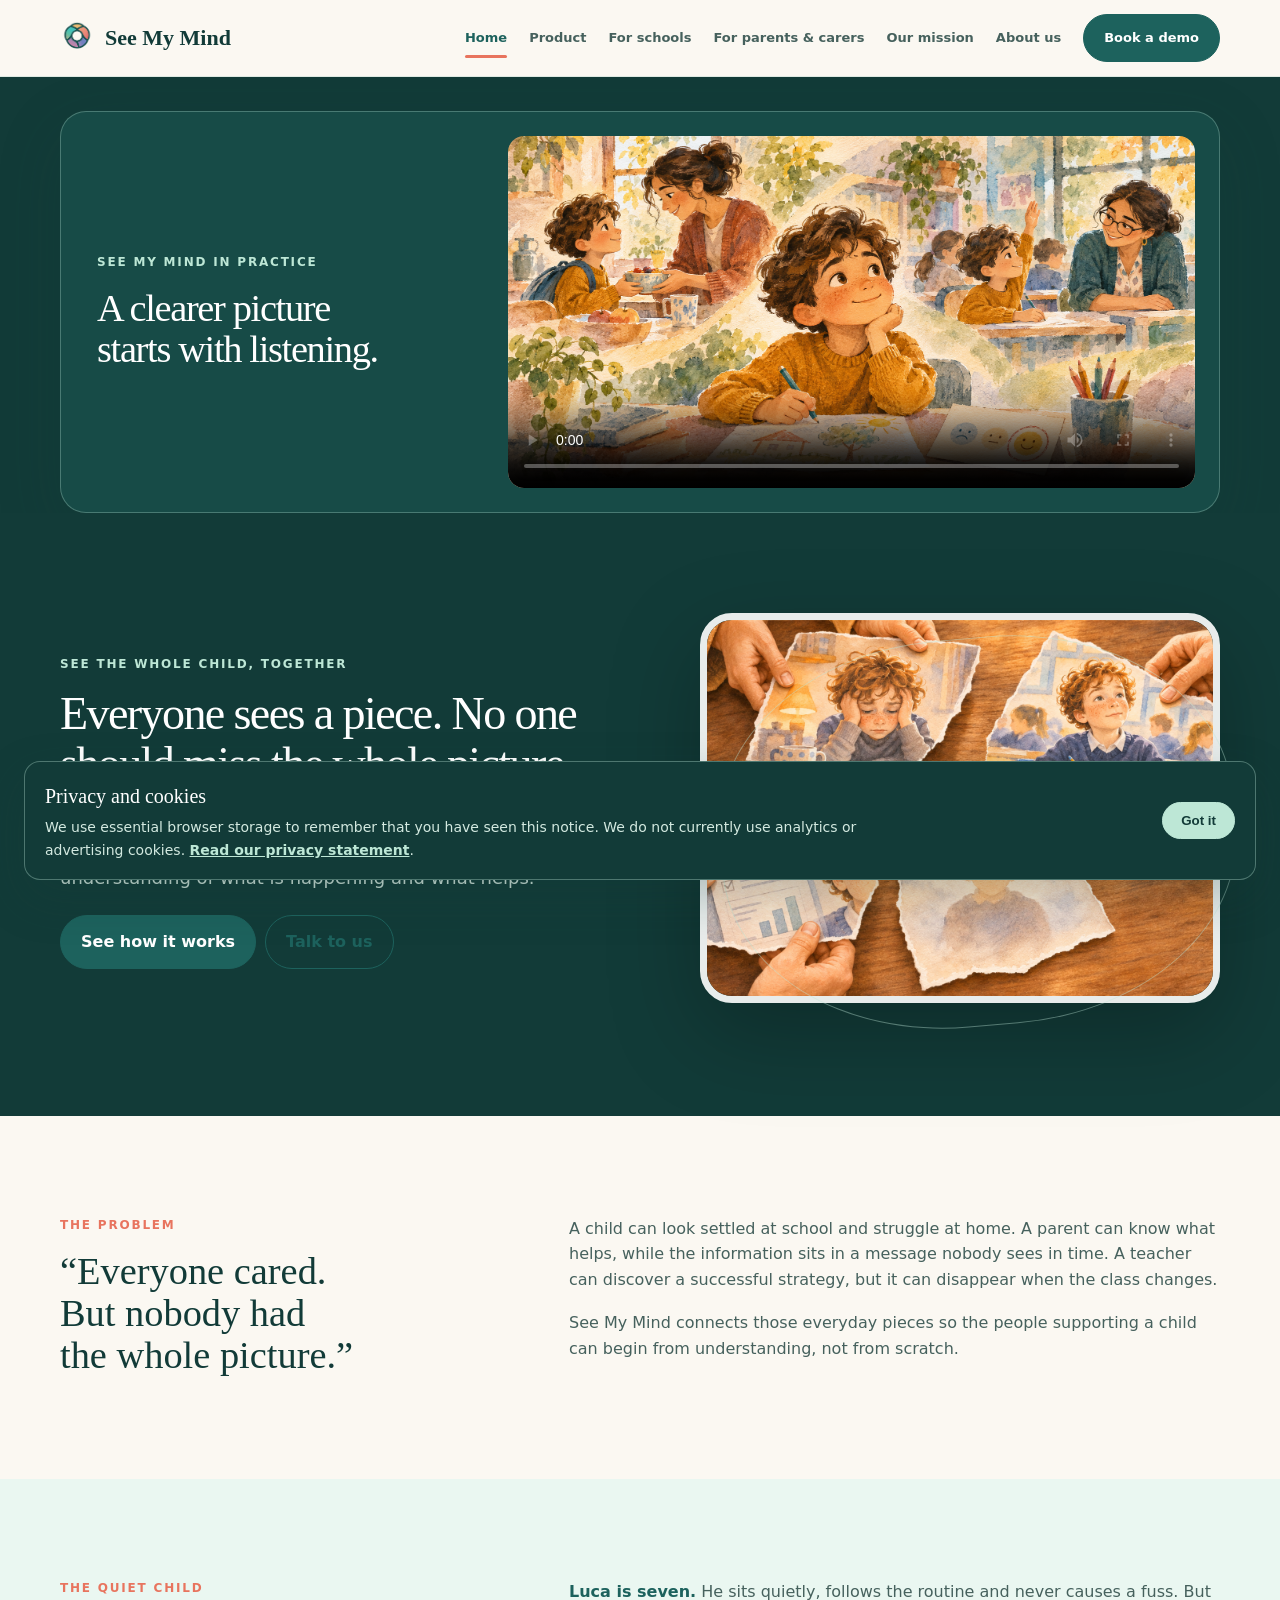
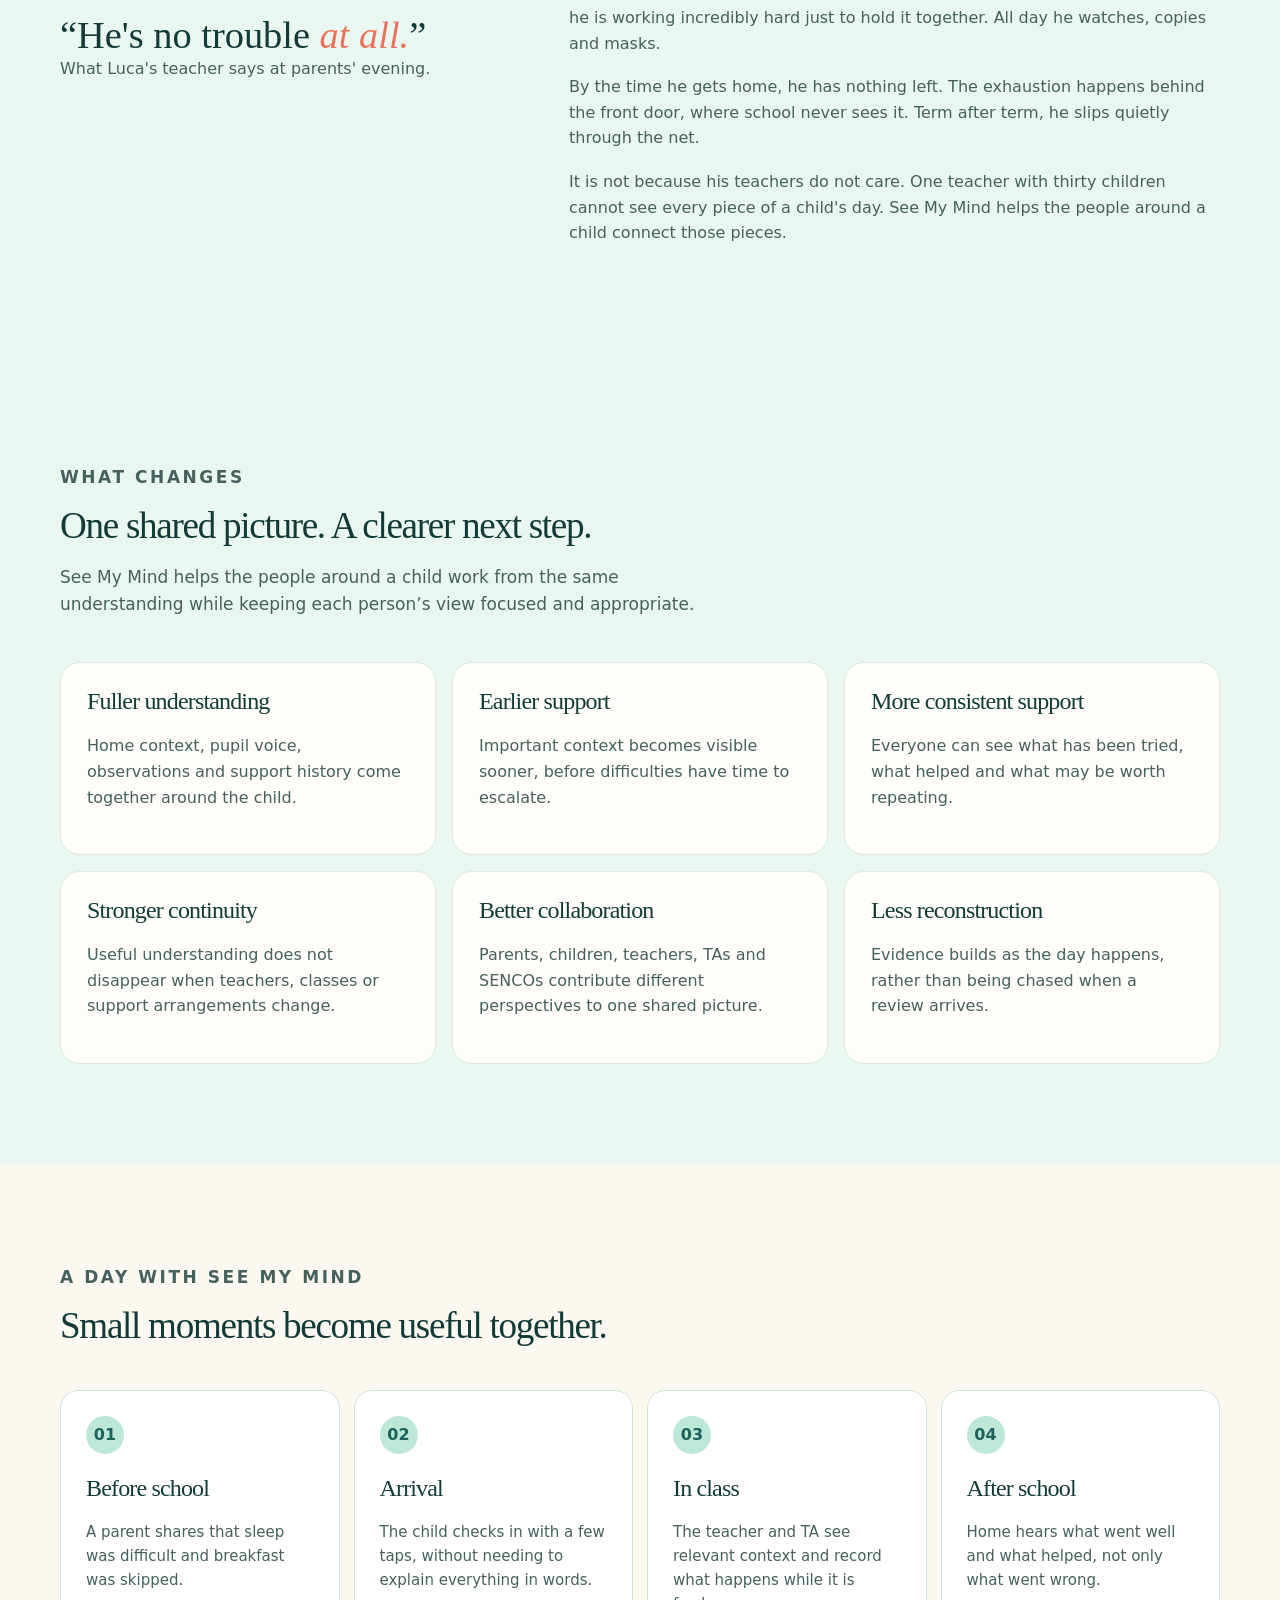
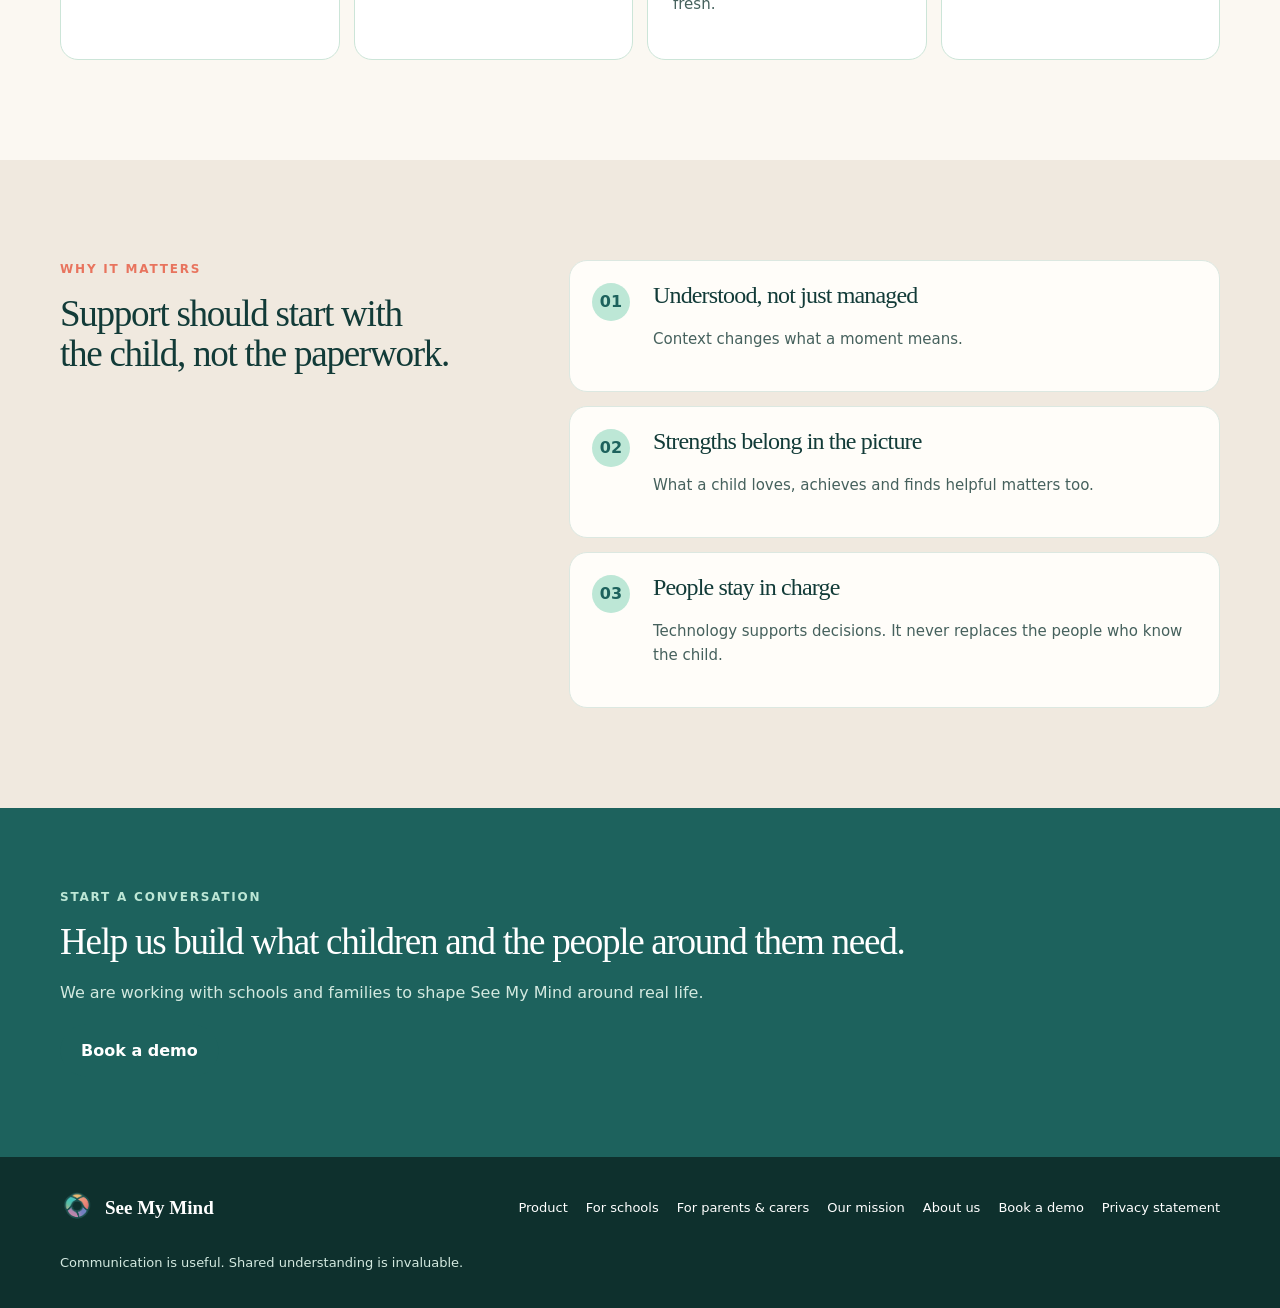
<file: website/index.html>
<!doctype html><html lang="en-GB"><head><meta charset="utf-8"><meta name="viewport" content="width=device-width,initial-scale=1"><meta name="description" content="See My Mind brings the people around a child into one shared understanding."><link rel="icon" href="assets/logo-mark-outlined.png"><title>See My Mind - See the whole child, together</title><link rel="stylesheet" href="site.css"></head><body>
<header class="site-header"><div class="wrap nav"><a class="brand" href="index.html">See My Mind</a><nav class="site-nav" aria-label="Main navigation"><a class="active" href="index.html">Home</a><a href="product.html">Product</a><a href="for-schools.html">For schools</a><a href="for-parents.html">For parents &amp; carers</a><a href="our-mission.html">Our mission</a><a href="about-us.html">About us</a><a class="button" href="book-a-demo.html">Book a demo</a></nav><button class="menu" aria-label="Open menu">☰</button></div></header>
<main><section class="hero"><div class="wrap hero-grid"><div><p class="eyebrow">See the whole child, together</p><h1>Everyone sees a piece. No one should miss the whole picture.</h1><p class="lead">See My Mind joins home context, the child’s own voice, school observations and support history into one shared understanding of what is happening and what helps.</p><div class="pill-list"><a class="button" href="product.html">See how it works</a><a class="button secondary" href="book-a-demo.html">Talk to us</a></div></div><div class="hero-art"><img src="assets/storyboard-no-caption.png" alt="Watercolour storyboard showing different parts of Luca’s experience at home and school"></div></div></section>
<section><div class="wrap split"><div><p class="eyebrow">The problem</p><p class="quote">“Everyone cared. But nobody had the whole picture.”</p></div><div class="muted"><p>A child can look settled at school and struggle at home. A parent can know what helps, while the information sits in a message nobody sees in time. A teacher can discover a successful strategy, but it can disappear when the class changes.</p><p>See My Mind connects those everyday pieces so the people supporting a child can begin from understanding, not from scratch.</p></div></div></section>
<section class="luca-story"><div class="wrap split"><div><p class="eyebrow">The quiet child</p><p class="quote">“He&#39;s no trouble <em>at all.</em>”</p><p class="muted">What Luca&#39;s teacher says at parents&#39; evening.</p></div><div class="muted"><p><strong>Luca is seven.</strong> He sits quietly, follows the routine and never causes a fuss. But he is working incredibly hard just to hold it together. All day he watches, copies and masks.</p><p>By the time he gets home, he has nothing left. The exhaustion happens behind the front door, where school never sees it. Term after term, he slips quietly through the net.</p><p>It is not because his teachers do not care. One teacher with thirty children cannot see every piece of a child&#39;s day. See My Mind helps the people around a child connect those pieces.</p></div></div></section>
<section class="tint"><div class="wrap"><div class="section-head"><p class="eyebrow">What changes</p><h2>One shared picture. A clearer next step.</h2><p>See My Mind helps the people around a child work from the same understanding while keeping each person’s view focused and appropriate.</p></div><div class="grid"><article class="card"><h3>Fuller understanding</h3><p>Home context, pupil voice, observations and support history come together around the child.</p></article><article class="card"><h3>Earlier support</h3><p>Important context becomes visible sooner, before difficulties have time to escalate.</p></article><article class="card"><h3>More consistent support</h3><p>Everyone can see what has been tried, what helped and what may be worth repeating.</p></article><article class="card"><h3>Stronger continuity</h3><p>Useful understanding does not disappear when teachers, classes or support arrangements change.</p></article><article class="card"><h3>Better collaboration</h3><p>Parents, children, teachers, TAs and SENCOs contribute different perspectives to one shared picture.</p></article><article class="card"><h3>Less reconstruction</h3><p>Evidence builds as the day happens, rather than being chased when a review arrives.</p></article></div></div></section>
<section><div class="wrap"><div class="section-head"><p class="eyebrow">A day with See My Mind</p><h2>Small moments become useful together.</h2></div><div class="timeline"><article class="step"><div class="number">01</div><h3>Before school</h3><p>A parent shares that sleep was difficult and breakfast was skipped.</p></article><article class="step"><div class="number">02</div><h3>Arrival</h3><p>The child checks in with a few taps, without needing to explain everything in words.</p></article><article class="step"><div class="number">03</div><h3>In class</h3><p>The teacher and TA see relevant context and record what happens while it is fresh.</p></article><article class="step"><div class="number">04</div><h3>After school</h3><p>Home hears what went well and what helped, not only what went wrong.</p></article></div></div></section>
<section class="warm"><div class="wrap split"><div><p class="eyebrow">Why it matters</p><h2>Support should start with the child, not the paperwork.</h2></div><div class="principles"><article class="principle"><div class="number">01</div><div><h3>Understood, not just managed</h3><p>Context changes what a moment means.</p></div></article><article class="principle"><div class="number">02</div><div><h3>Strengths belong in the picture</h3><p>What a child loves, achieves and finds helpful matters too.</p></div></article><article class="principle"><div class="number">03</div><div><h3>People stay in charge</h3><p>Technology supports decisions. It never replaces the people who know the child.</p></div></article></div></div></section>
<section class="cta"><div class="wrap"><p class="eyebrow">Start a conversation</p><h2>Help us build what children and the people around them need.</h2><p>We are working with schools and families to shape See My Mind around real life.</p><a class="button" href="book-a-demo.html">Book a demo</a></div></section></main>
<footer><div class="wrap footer-row"><a class="brand" href="index.html">See My Mind</a><div class="footer-links"><a href="product.html">Product</a><a href="for-schools.html">For schools</a><a href="for-parents.html">For parents &amp; carers</a><a href="our-mission.html">Our mission</a><a href="about-us.html">About us</a><a href="book-a-demo.html">Book a demo</a></div><p class="footer-tagline">Communication is useful. Shared understanding is invaluable.</p></div></footer></body></html>
<script src="site.js" defer></script>
</file>
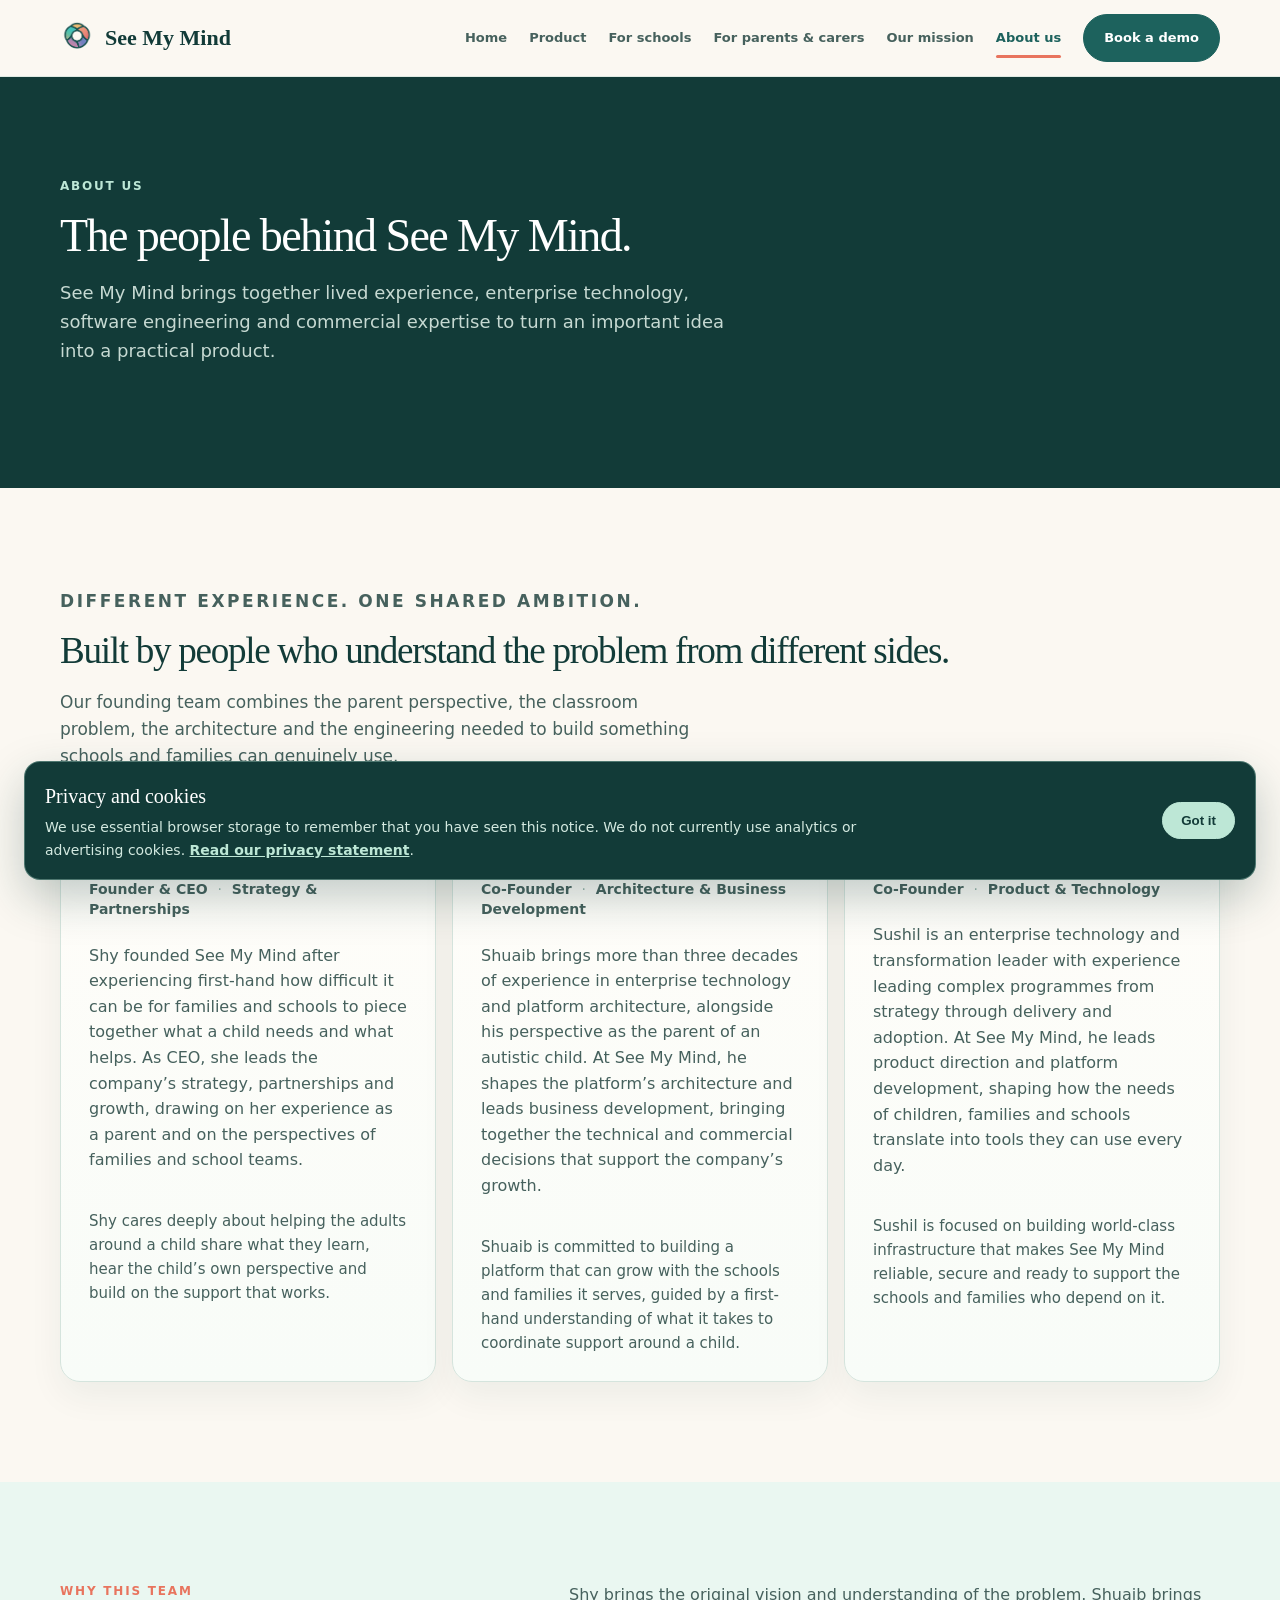
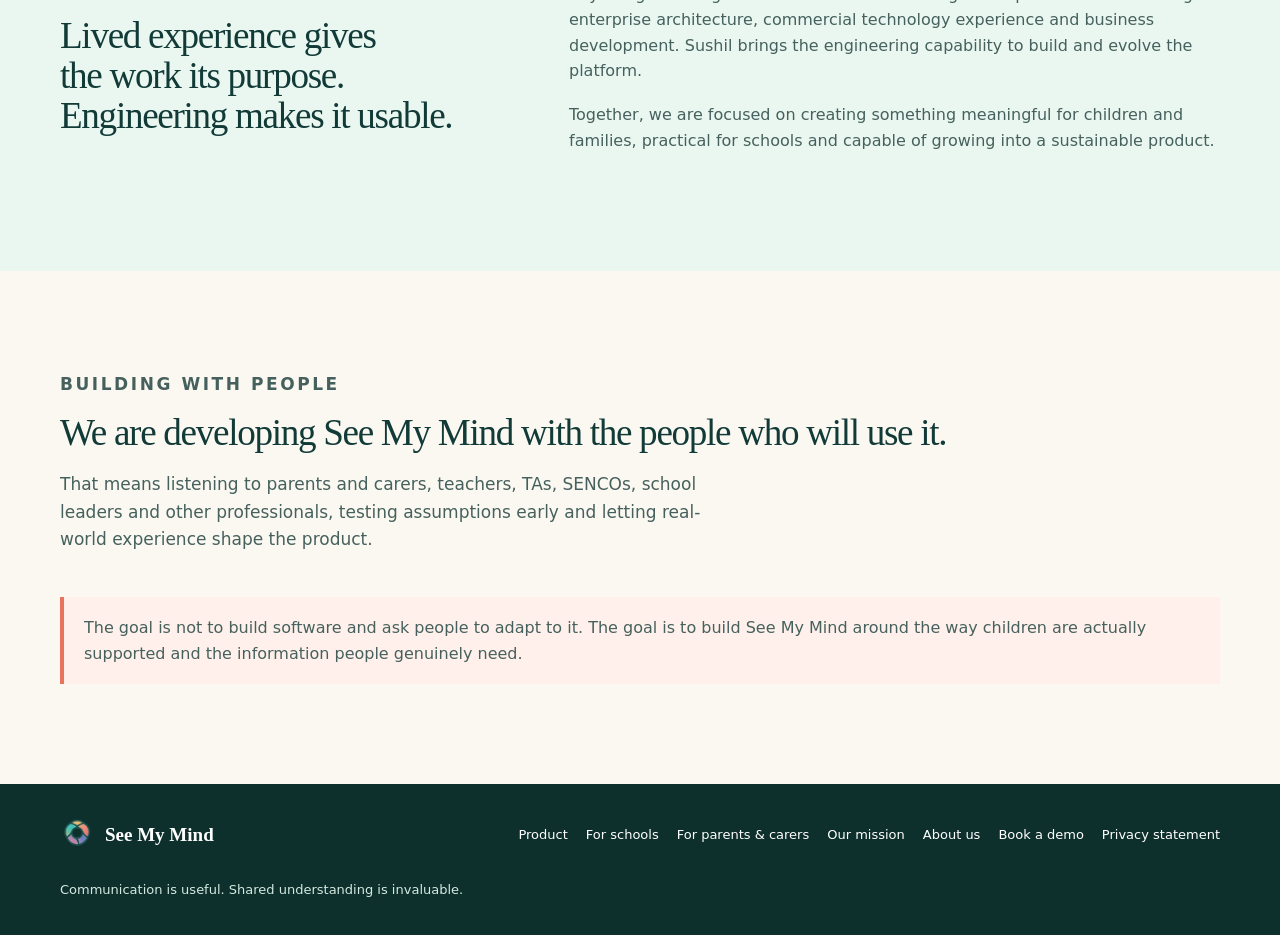
<file: website/about-us.html>
<!doctype html><html lang="en-GB"><head><meta charset="utf-8"><meta name="viewport" content="width=device-width,initial-scale=1"><meta name="description" content="Meet the people behind See My Mind."><link rel="icon" href="assets/logo-mark-outlined.png"><title>About us - See My Mind</title><link rel="stylesheet" href="site.css"></head><body>
<header class="site-header"><div class="wrap nav"><a class="brand" href="index.html">See My Mind</a><nav class="site-nav" aria-label="Main navigation"><a href="index.html">Home</a><a href="product.html">Product</a><a href="for-schools.html">For schools</a><a href="for-parents.html">For parents &amp; carers</a><a href="our-mission.html">Our mission</a><a class="active" href="about-us.html">About us</a><a class="button" href="book-a-demo.html">Book a demo</a></nav><button class="menu" aria-label="Open menu">☰</button></div></header>
<main><section class="hero"><div class="wrap"><p class="eyebrow">About us</p><h1>The people behind See My Mind.</h1><p class="lead">See My Mind brings together lived experience, enterprise technology, software engineering and commercial expertise to turn an important idea into a practical product.</p></div></section>
<section><div class="wrap"><div class="section-head"><p class="eyebrow">Different experience. One shared ambition.</p><h2>Built by people who understand the problem from different sides.</h2><p>Our founding team combines the parent perspective, the classroom problem, the architecture and the engineering needed to build something schools and families can genuinely use.</p></div><div class="grid team-grid"><article class="card team-card"><h3>Shy El-Ghazi</h3><span class="team-role">Founder &amp; CEO <b>·</b> Strategy &amp; Partnerships</span><div class="team-bio"><p>Shy founded See My Mind after experiencing first-hand how difficult it can be for families and schools to piece together what a child needs and what helps. As CEO, she leads the company&rsquo;s strategy, partnerships and growth, drawing on her experience as a parent and on the perspectives of families and school teams.</p></div><p class="team-focus-copy">Shy cares deeply about helping the adults around a child share what they learn, hear the child&rsquo;s own perspective and build on the support that works.</p></article><article class="card team-card"><h3>Shuaib Rabbani</h3><span class="team-role">Co-Founder <b>·</b> Architecture &amp; Business Development</span><div class="team-bio"><p>Shuaib brings more than three decades of experience in enterprise technology and platform architecture, alongside his perspective as the parent of an autistic child. At See My Mind, he shapes the platform&rsquo;s architecture and leads business development, bringing together the technical and commercial decisions that support the company&rsquo;s growth.</p></div><p class="team-focus-copy">Shuaib is committed to building a platform that can grow with the schools and families it serves, guided by a first-hand understanding of what it takes to coordinate support around a child.</p></article><article class="card team-card"><h3>Sushil Kanwar</h3><span class="team-role">Co-Founder <b>·</b> Product &amp; Technology</span><div class="team-bio"><p>Sushil is an enterprise technology and transformation leader with experience leading complex programmes from strategy through delivery and adoption. At See My Mind, he leads product direction and platform development, shaping how the needs of children, families and schools translate into tools they can use every day.</p></div><p class="team-focus-copy">Sushil is focused on building world-class infrastructure that makes See My Mind reliable, secure and ready to support the schools and families who depend on it.</p></article></div></div></section>
<section class="tint"><div class="wrap split"><div><p class="eyebrow">Why this team</p><h2>Lived experience gives the work its purpose. Engineering makes it usable.</h2></div><div class="muted"><p>Shy brings the original vision and understanding of the problem. Shuaib brings enterprise architecture, commercial technology experience and business development. Sushil brings the engineering capability to build and evolve the platform.</p><p>Together, we are focused on creating something meaningful for children and families, practical for schools and capable of growing into a sustainable product.</p></div></div></section>
<section><div class="wrap"><div class="section-head"><p class="eyebrow">Building with people</p><h2>We are developing See My Mind with the people who will use it.</h2><p>That means listening to parents and carers, teachers, TAs, SENCOs, school leaders and other professionals, testing assumptions early and letting real-world experience shape the product.</p></div><div class="note">The goal is not to build software and ask people to adapt to it. The goal is to build See My Mind around the way children are actually supported and the information people genuinely need.</div></div></section></main>
<footer><div class="wrap footer-row"><a class="brand" href="index.html">See My Mind</a><div class="footer-links"><a href="product.html">Product</a><a href="for-schools.html">For schools</a><a href="for-parents.html">For parents &amp; carers</a><a href="our-mission.html">Our mission</a><a href="about-us.html">About us</a><a href="book-a-demo.html">Book a demo</a></div><p class="footer-tagline">Communication is useful. Shared understanding is invaluable.</p></div></footer></body></html>
<script src="site.js" defer></script>
</file>
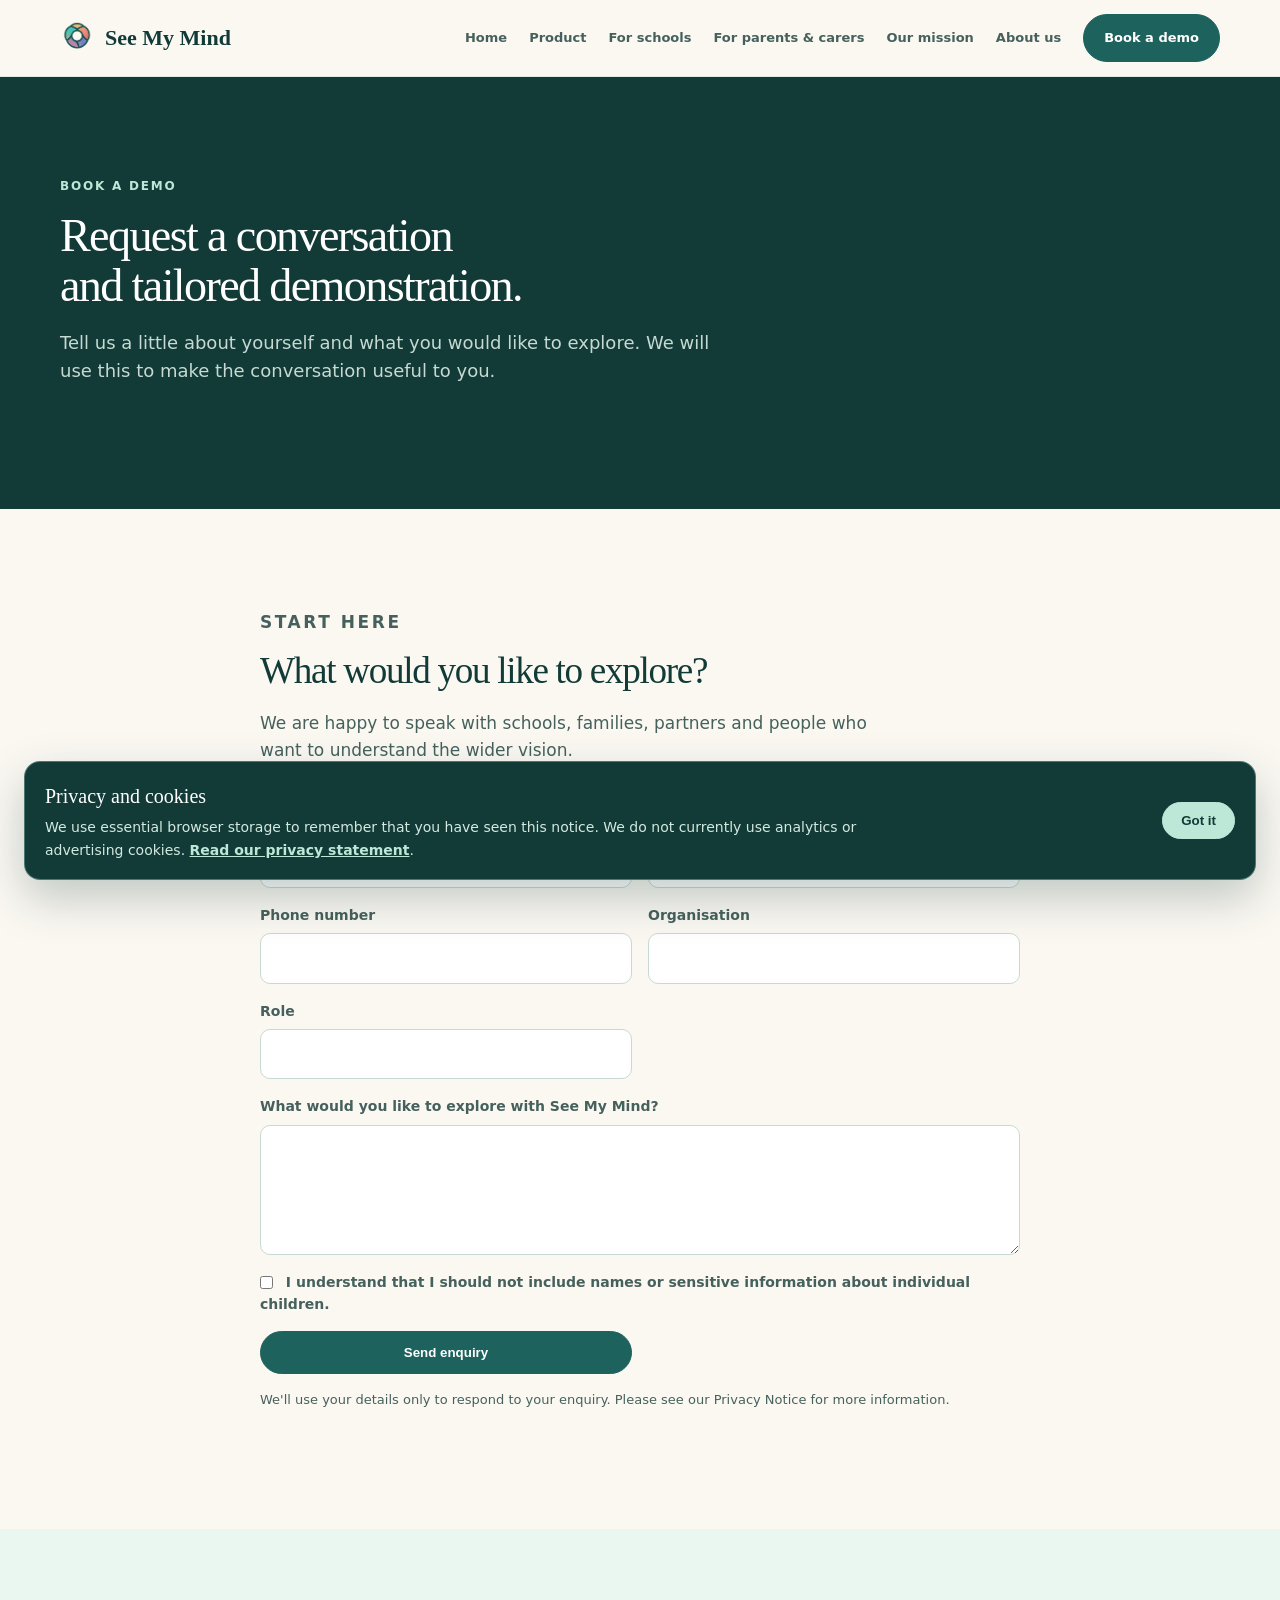
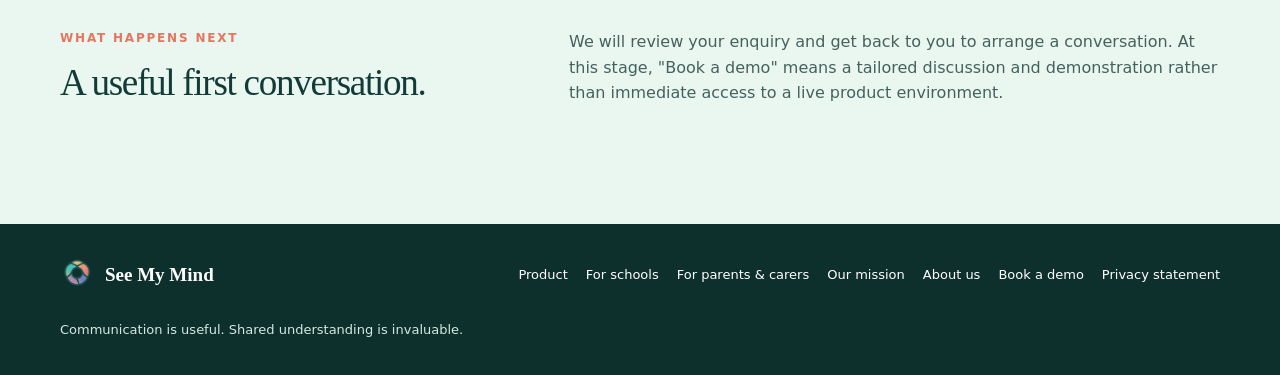
<file: website/book-a-demo.html>
<!doctype html><html lang="en-GB"><head><meta charset="utf-8"><meta name="viewport" content="width=device-width,initial-scale=1"><meta name="description" content="Request a conversation and tailored demonstration of See My Mind."><link rel="icon" href="assets/logo-mark-outlined.png"><title>Book a demo - See My Mind</title><link rel="stylesheet" href="site.css"></head><body>
<header class="site-header"><div class="wrap nav"><a class="brand" href="index.html">See My Mind</a><nav class="site-nav" aria-label="Main navigation"><a href="index.html">Home</a><a href="product.html">Product</a><a href="for-schools.html">For schools</a><a href="for-parents.html">For parents &amp; carers</a><a href="our-mission.html">Our mission</a><a href="about-us.html">About us</a><a class="button active" href="book-a-demo.html">Book a demo</a></nav><button class="menu" aria-label="Open menu">☰</button></div></header>
<main><section class="hero"><div class="wrap"><p class="eyebrow">Book a demo</p><h1>Request a conversation and tailored demonstration.</h1><p class="lead">Tell us a little about yourself and what you would like to explore. We will use this to make the conversation useful to you.</p></div></section>
<section><div class="wrap form-wrap"><div class="section-head"><p class="eyebrow">Start here</p><h2>What would you like to explore?</h2><p>We are happy to speak with schools, families, partners and people who want to understand the wider vision.</p></div><p class="form-status" id="form-status" role="status" hidden></p><form class="form" id="demo-form" action="https://api.web3forms.com/submit" method="POST"><input type="hidden" name="access_key" value="f7302391-beb9-4860-8804-37ad630468a0"><input type="hidden" name="subject" value="New See My Mind enquiry"><input type="hidden" name="from_name" value="See My Mind website"><label>Name<input name="name" autocomplete="name" required></label><label>Email<input name="email" type="email" autocomplete="email" required></label><label>Phone number<input name="phone" type="tel" autocomplete="tel" inputmode="tel"></label><label>Organisation<input name="organisation" autocomplete="organization" required></label><label>Role<input name="role" required></label><label class="full">What would you like to explore with See My Mind?<textarea name="message" required></textarea></label><label class="full"><span><input name="consent" type="checkbox" required> I understand that I should not include names or sensitive information about individual children.</span></label><button class="button" id="submit-button" type="submit">Send enquiry</button></form><p class="form-note">We&#39;ll use your details only to respond to your enquiry. Please see our Privacy Notice for more information.</p></div></section>
<section class="tint"><div class="wrap split"><div><p class="eyebrow">What happens next</p><h2>A useful first conversation.</h2></div><div class="muted"><p>We will review your enquiry and get back to you to arrange a conversation. At this stage, &quot;Book a demo&quot; means a tailored discussion and demonstration rather than immediate access to a live product environment.</p></div></div></section></main>
<footer><div class="wrap footer-row"><a class="brand" href="index.html">See My Mind</a><div class="footer-links"><a href="product.html">Product</a><a href="for-schools.html">For schools</a><a href="for-parents.html">For parents &amp; carers</a><a href="our-mission.html">Our mission</a><a href="about-us.html">About us</a><a href="book-a-demo.html">Book a demo</a></div><p class="footer-tagline">Communication is useful. Shared understanding is invaluable.</p></div></footer><script>const demoForm=document.getElementById('demo-form');const formStatus=document.getElementById('form-status');const submitButton=document.getElementById('submit-button');demoForm.addEventListener('submit',async(event)=>{event.preventDefault();submitButton.disabled=true;submitButton.textContent='Sending enquiry...';formStatus.hidden=true;try{const response=await fetch(demoForm.action,{method:'POST',body:new FormData(demoForm),headers:{Accept:'application/json'}});const result=await response.json();if(!response.ok||!result.success)throw new Error(result.message||'Submission failed');formStatus.textContent='Thank you - your enquiry has been sent. We will be in touch soon.';formStatus.className='form-status success';formStatus.hidden=false;demoForm.reset()}catch(error){formStatus.textContent='We could not send your enquiry. Please try again or email hello@seemymind.co.uk directly.';formStatus.className='form-status error';formStatus.hidden=false}finally{submitButton.disabled=false;submitButton.textContent='Send enquiry'}});</script></body></html>
<script src="site.js" defer></script>
</file>
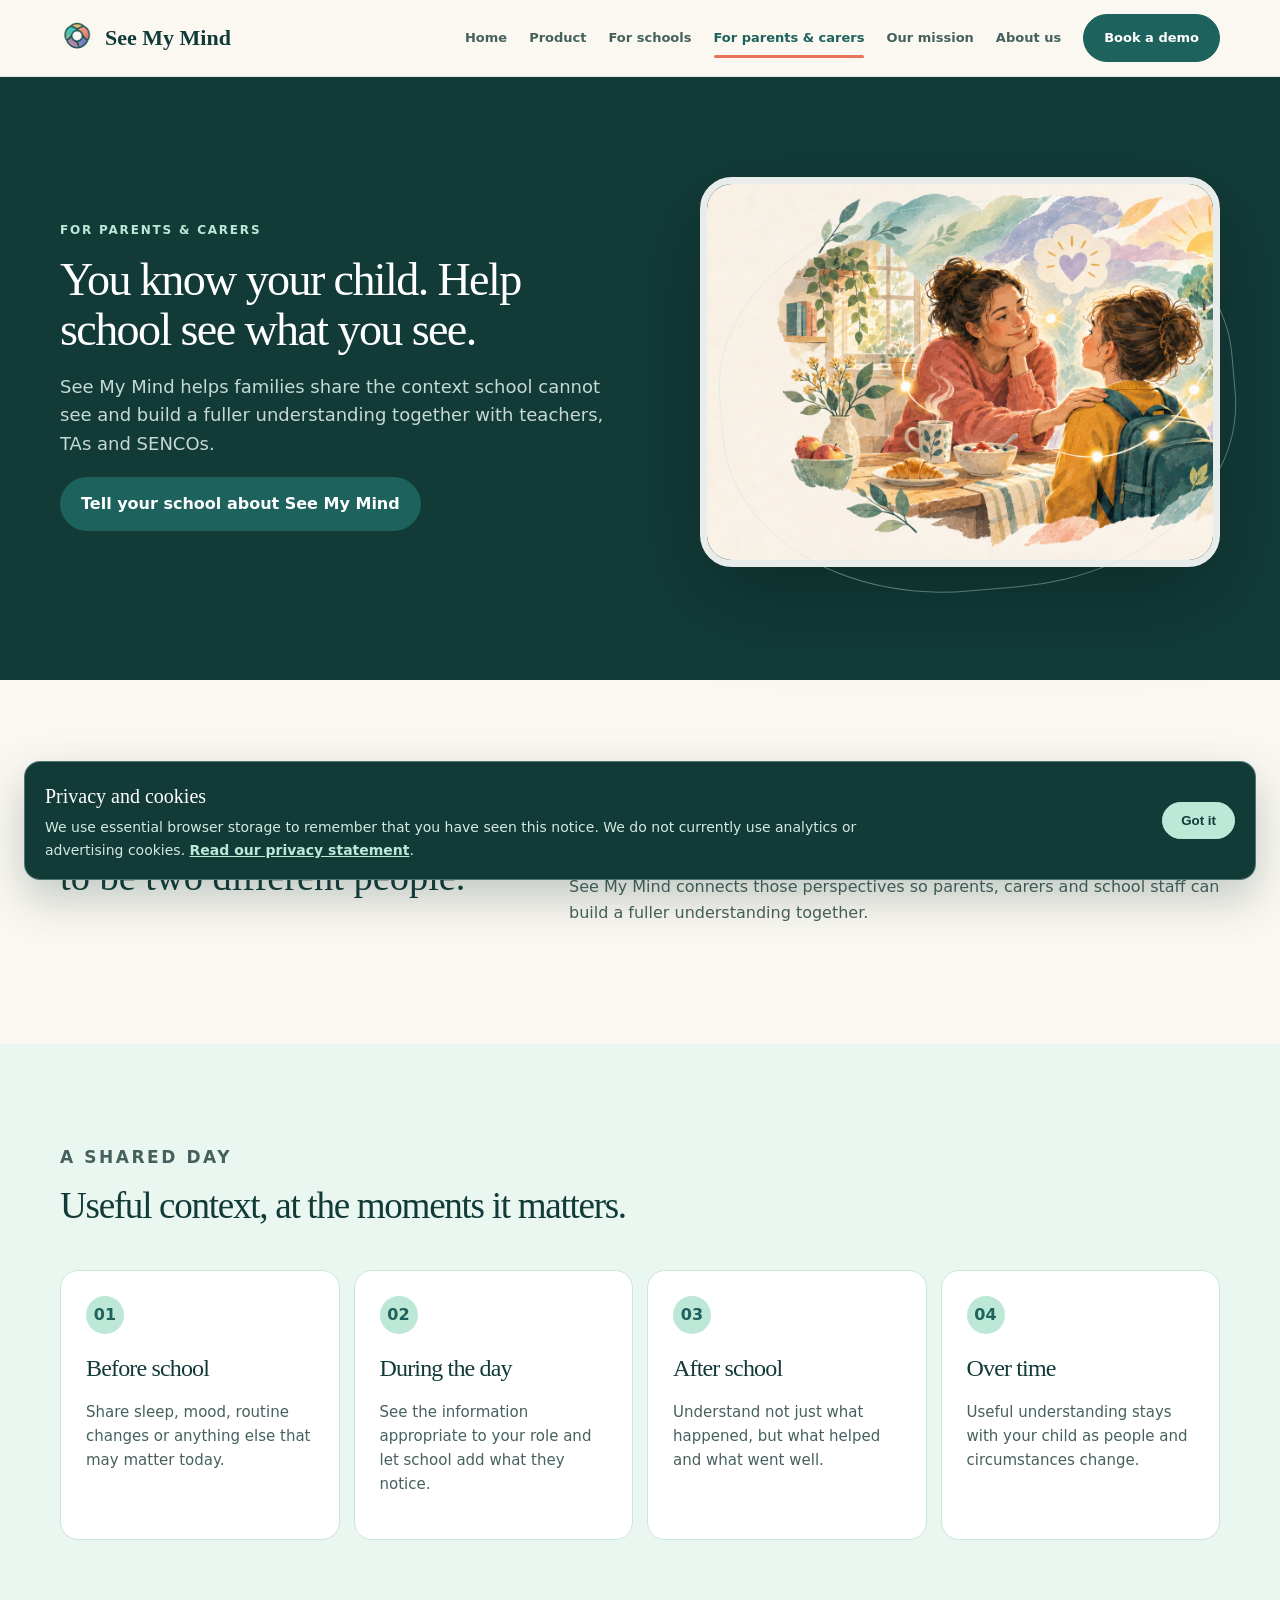
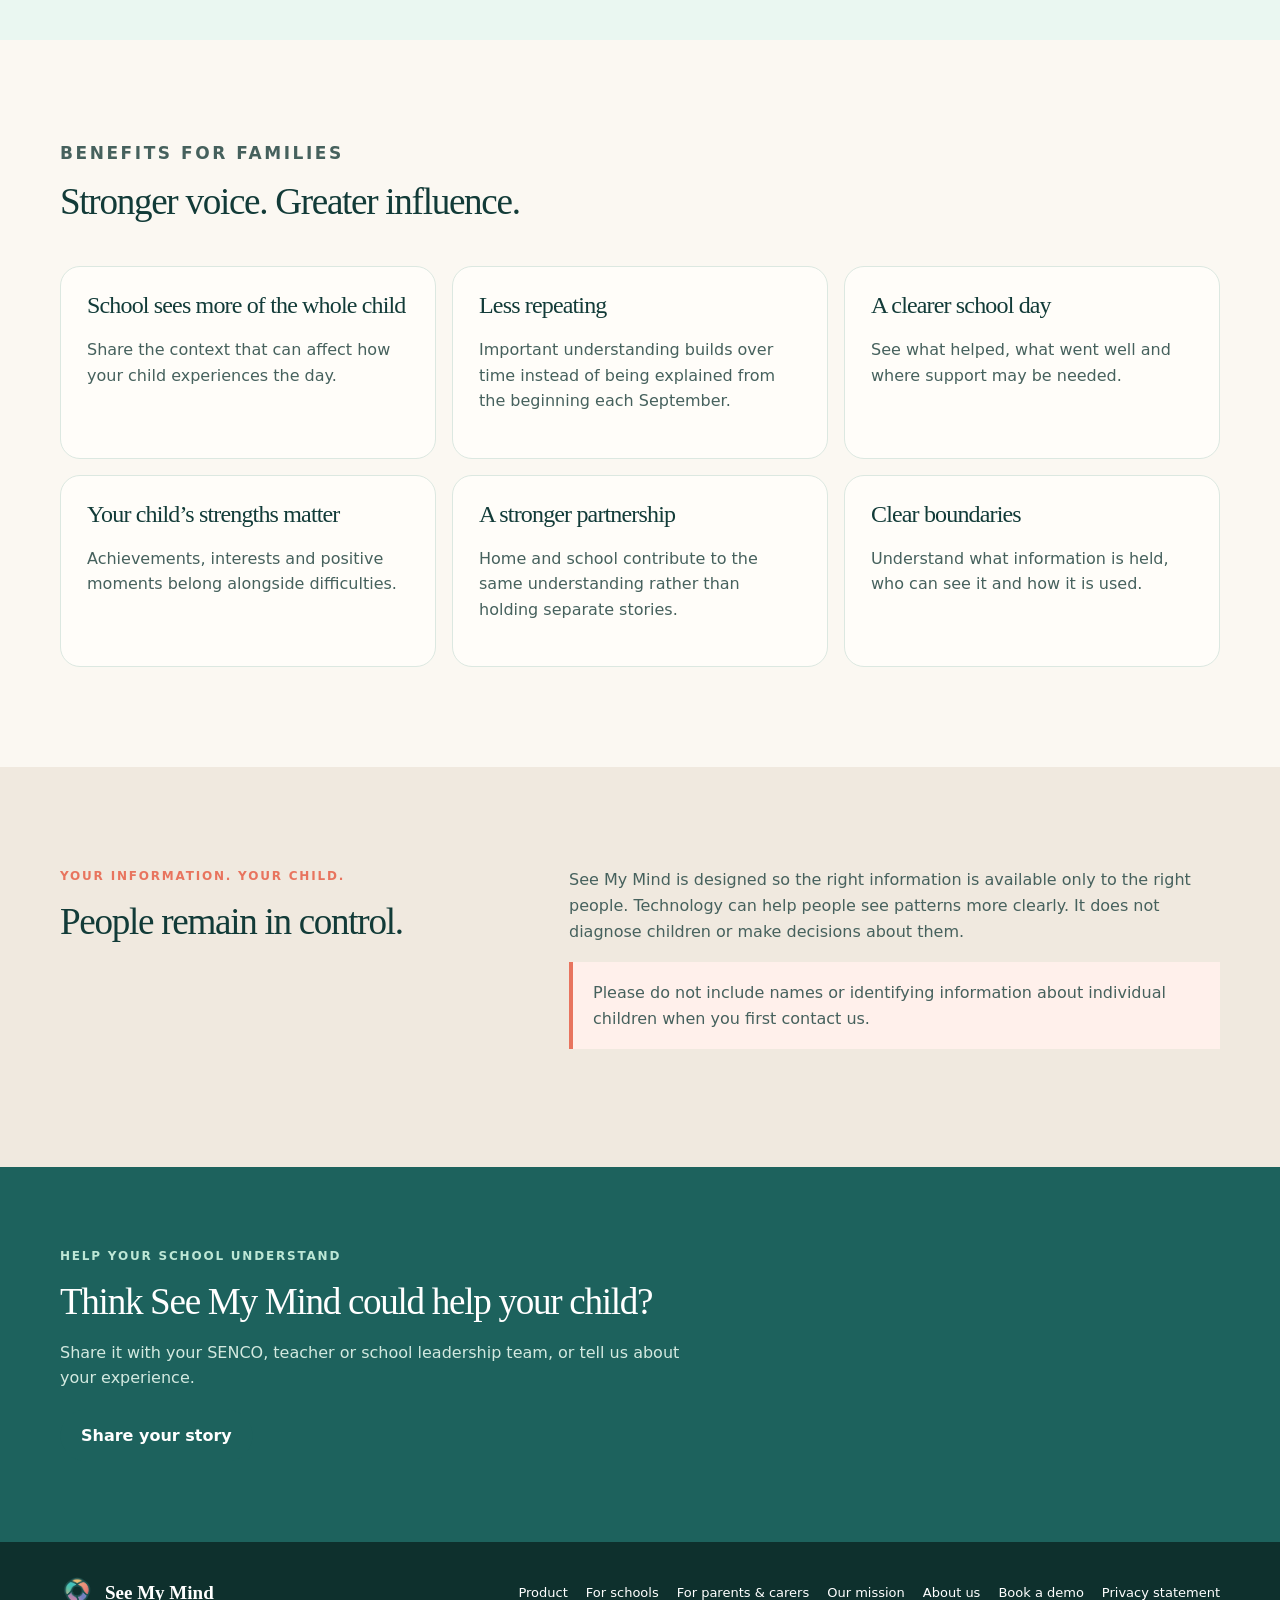
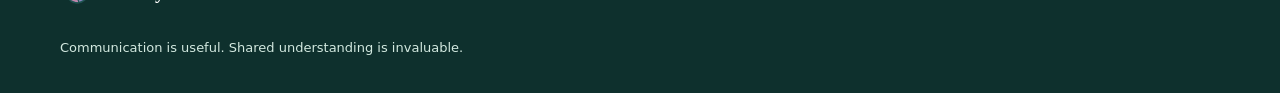
<file: website/for-parents.html>
<!doctype html><html lang="en-GB"><head><meta charset="utf-8"><meta name="viewport" content="width=device-width,initial-scale=1"><meta name="description" content="See My Mind helps parents and carers share what school cannot see."><link rel="icon" href="assets/logo-mark-outlined.png"><title>For parents &amp; carers - See My Mind</title><link rel="stylesheet" href="site.css"></head><body>
<header class="site-header"><div class="wrap nav"><a class="brand" href="index.html">See My Mind</a><nav class="site-nav" aria-label="Main navigation"><a href="index.html">Home</a><a href="product.html">Product</a><a href="for-schools.html">For schools</a><a class="active" href="for-parents.html">For parents &amp; carers</a><a href="our-mission.html">Our mission</a><a href="about-us.html">About us</a><a class="button" href="book-a-demo.html">Book a demo</a></nav><button class="menu" aria-label="Open menu">☰</button></div></header>
<main><section class="hero"><div class="wrap"><p class="eyebrow">For parents &amp; carers</p><h1>You know your child. Help school see what you see.</h1><p class="lead">See My Mind helps families share the context school cannot see and build a fuller understanding together with teachers, TAs and SENCOs.</p><a class="button" href="#share">Tell your school about See My Mind</a></div></section>
<section><div class="wrap split"><div><p class="eyebrow">Home and school</p><p class="quote">Your child should not have to be two different people.</p></div><div class="muted"><p>A difficult night, a change in routine or something your child is worried about can affect the whole school day. A strategy that works brilliantly at home may never reach the classroom.</p><p>See My Mind connects those perspectives so parents, carers and school staff can build a fuller understanding together.</p></div></div></section>
<section class="tint"><div class="wrap"><div class="section-head"><p class="eyebrow">A shared day</p><h2>Useful context, at the moments it matters.</h2></div><div class="timeline"><article class="step"><div class="number">01</div><h3>Before school</h3><p>Share sleep, mood, routine changes or anything else that may matter today.</p></article><article class="step"><div class="number">02</div><h3>During the day</h3><p>See the information appropriate to your role and let school add what they notice.</p></article><article class="step"><div class="number">03</div><h3>After school</h3><p>Understand not just what happened, but what helped and what went well.</p></article><article class="step"><div class="number">04</div><h3>Over time</h3><p>Useful understanding stays with your child as people and circumstances change.</p></article></div></div></section>
<section><div class="wrap"><div class="section-head"><p class="eyebrow">Benefits for families</p><h2>Stronger voice. Greater influence.</h2></div><div class="grid"><article class="card"><h3>School sees more of the whole child</h3><p>Share the context that can affect how your child experiences the day.</p></article><article class="card"><h3>Less repeating</h3><p>Important understanding builds over time instead of being explained from the beginning each September.</p></article><article class="card"><h3>A clearer school day</h3><p>See what helped, what went well and where support may be needed.</p></article><article class="card"><h3>Your child’s strengths matter</h3><p>Achievements, interests and positive moments belong alongside difficulties.</p></article><article class="card"><h3>A stronger partnership</h3><p>Home and school contribute to the same understanding rather than holding separate stories.</p></article><article class="card"><h3>Clear boundaries</h3><p>Understand what information is held, who can see it and how it is used.</p></article></div></div></section>
<section class="warm"><div class="wrap split"><div><p class="eyebrow">Your information. Your child.</p><h2>People remain in control.</h2></div><div class="muted"><p>See My Mind is designed so the right information is available only to the right people. Technology can help people see patterns more clearly. It does not diagnose children or make decisions about them.</p><p class="note">Please do not include names or identifying information about individual children when you first contact us.</p></div></div></section>
<section class="cta" id="share"><div class="wrap"><p class="eyebrow">Help your school understand</p><h2>Think See My Mind could help your child?</h2><p>Share it with your SENCO, teacher or school leadership team, or tell us about your experience.</p><a class="button" href="share-your-story.html">Share your story</a></div></section></main>
<footer><div class="wrap footer-row"><a class="brand" href="index.html">See My Mind</a><div class="footer-links"><a href="product.html">Product</a><a href="for-schools.html">For schools</a><a href="for-parents.html">For parents &amp; carers</a><a href="our-mission.html">Our mission</a><a href="about-us.html">About us</a><a href="book-a-demo.html">Book a demo</a></div><p class="footer-tagline">Communication is useful. Shared understanding is invaluable.</p></div></footer></body></html>
<script src="site.js" defer></script>
</file>
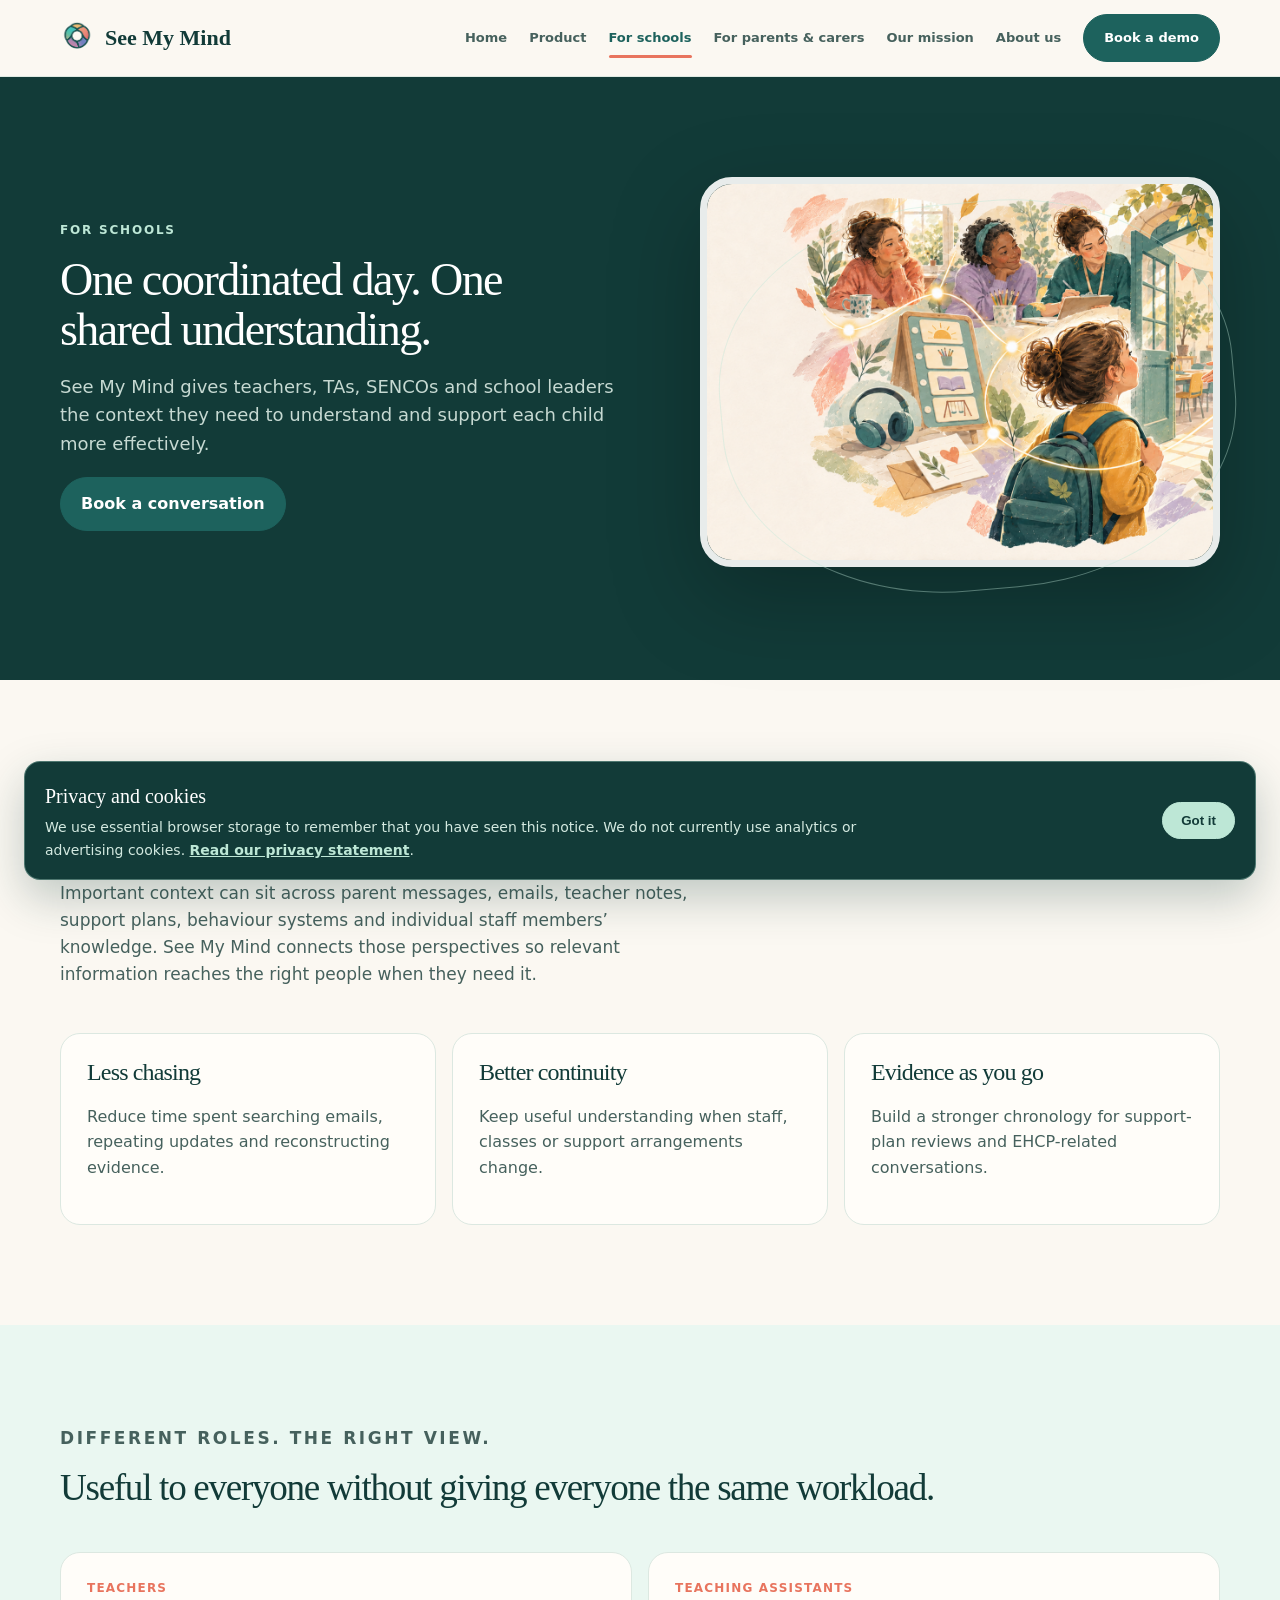
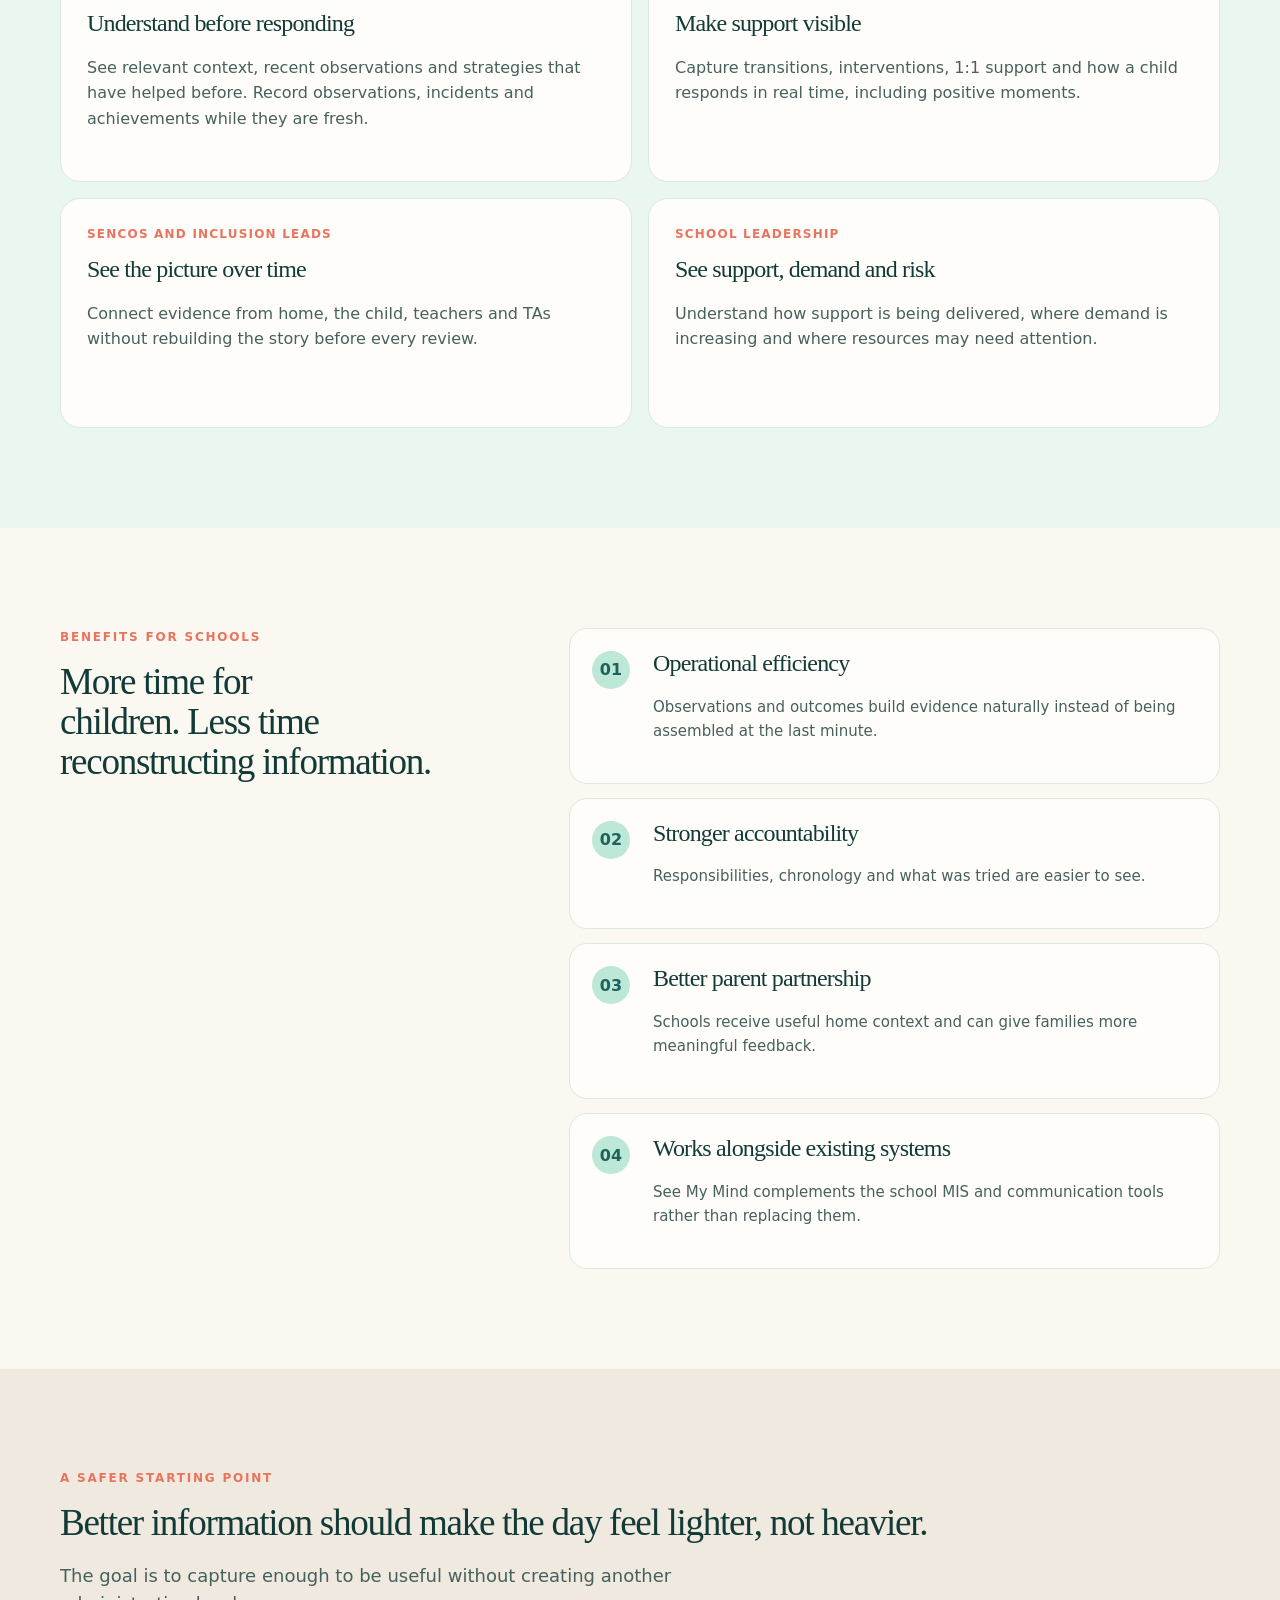
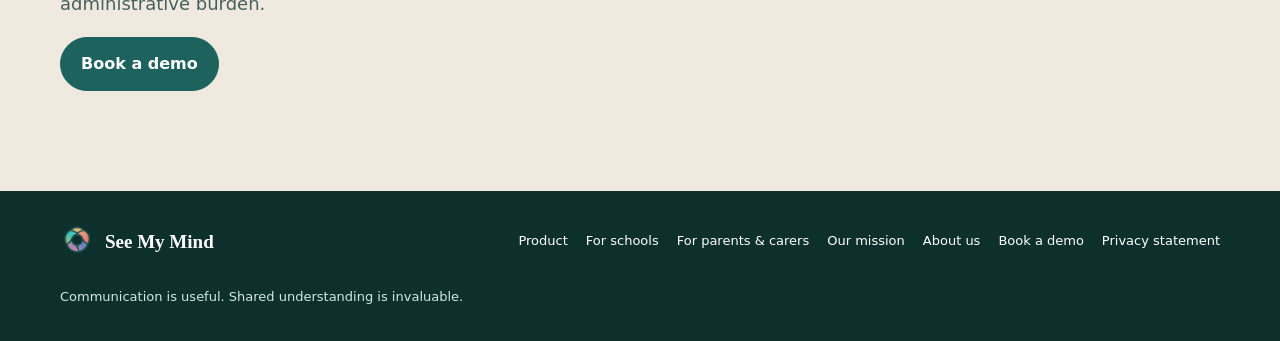
<file: website/for-schools.html>
<!doctype html><html lang="en-GB"><head><meta charset="utf-8"><meta name="viewport" content="width=device-width,initial-scale=1"><meta name="description" content="See My Mind helps schools build better understanding with less administration."><link rel="icon" href="assets/logo-mark-outlined.png"><title>For schools - See My Mind</title><link rel="stylesheet" href="site.css"></head><body>
<header class="site-header"><div class="wrap nav"><a class="brand" href="index.html">See My Mind</a><nav class="site-nav" aria-label="Main navigation"><a href="index.html">Home</a><a href="product.html">Product</a><a class="active" href="for-schools.html">For schools</a><a href="for-parents.html">For parents &amp; carers</a><a href="our-mission.html">Our mission</a><a href="about-us.html">About us</a><a class="button" href="book-a-demo.html">Book a demo</a></nav><button class="menu" aria-label="Open menu">☰</button></div></header>
<main><section class="hero"><div class="wrap"><p class="eyebrow">For schools</p><h1>One coordinated day. One shared understanding.</h1><p class="lead">See My Mind gives teachers, TAs, SENCOs and school leaders the context they need to understand and support each child more effectively.</p><a class="button" href="book-a-demo.html">Book a conversation</a></div></section>
<section><div class="wrap"><div class="section-head"><p class="eyebrow">The problem</p><h2>The information already exists. It is just scattered.</h2><p>Important context can sit across parent messages, emails, teacher notes, support plans, behaviour systems and individual staff members’ knowledge. See My Mind connects those perspectives so relevant information reaches the right people when they need it.</p></div><div class="grid"><article class="card"><h3>Less chasing</h3><p>Reduce time spent searching emails, repeating updates and reconstructing evidence.</p></article><article class="card"><h3>Better continuity</h3><p>Keep useful understanding when staff, classes or support arrangements change.</p></article><article class="card"><h3>Evidence as you go</h3><p>Build a stronger chronology for support-plan reviews and EHCP-related conversations.</p></article></div></div></section>
<section class="tint"><div class="wrap"><div class="section-head"><p class="eyebrow">Different roles. The right view.</p><h2>Useful to everyone without giving everyone the same workload.</h2></div><div class="grid two"><article class="card role-card"><strong>Teachers</strong><h3>Understand before responding</h3><p>See relevant context, recent observations and strategies that have helped before. Record observations, incidents and achievements while they are fresh.</p></article><article class="card role-card"><strong>Teaching assistants</strong><h3>Make support visible</h3><p>Capture transitions, interventions, 1:1 support and how a child responds in real time, including positive moments.</p></article><article class="card role-card"><strong>SENCOs and inclusion leads</strong><h3>See the picture over time</h3><p>Connect evidence from home, the child, teachers and TAs without rebuilding the story before every review.</p></article><article class="card role-card"><strong>School leadership</strong><h3>See support, demand and risk</h3><p>Understand how support is being delivered, where demand is increasing and where resources may need attention.</p></article></div></div></section>
<section><div class="wrap split"><div><p class="eyebrow">Benefits for schools</p><h2>More time for children. Less time reconstructing information.</h2></div><div class="principles"><article class="principle"><div class="number">01</div><div><h3>Operational efficiency</h3><p>Observations and outcomes build evidence naturally instead of being assembled at the last minute.</p></div></article><article class="principle"><div class="number">02</div><div><h3>Stronger accountability</h3><p>Responsibilities, chronology and what was tried are easier to see.</p></div></article><article class="principle"><div class="number">03</div><div><h3>Better parent partnership</h3><p>Schools receive useful home context and can give families more meaningful feedback.</p></div></article><article class="principle"><div class="number">04</div><div><h3>Works alongside existing systems</h3><p>See My Mind complements the school MIS and communication tools rather than replacing them.</p></div></article></div></div></section>
<section class="warm"><div class="wrap"><p class="eyebrow">A safer starting point</p><h2>Better information should make the day feel lighter, not heavier.</h2><p class="lead">The goal is to capture enough to be useful without creating another administrative burden.</p><a class="button" href="book-a-demo.html">Book a demo</a></div></section></main>
<footer><div class="wrap footer-row"><a class="brand" href="index.html">See My Mind</a><div class="footer-links"><a href="product.html">Product</a><a href="for-schools.html">For schools</a><a href="for-parents.html">For parents &amp; carers</a><a href="our-mission.html">Our mission</a><a href="about-us.html">About us</a><a href="book-a-demo.html">Book a demo</a></div><p class="footer-tagline">Communication is useful. Shared understanding is invaluable.</p></div></footer></body></html>
<script src="site.js" defer></script>
</file>
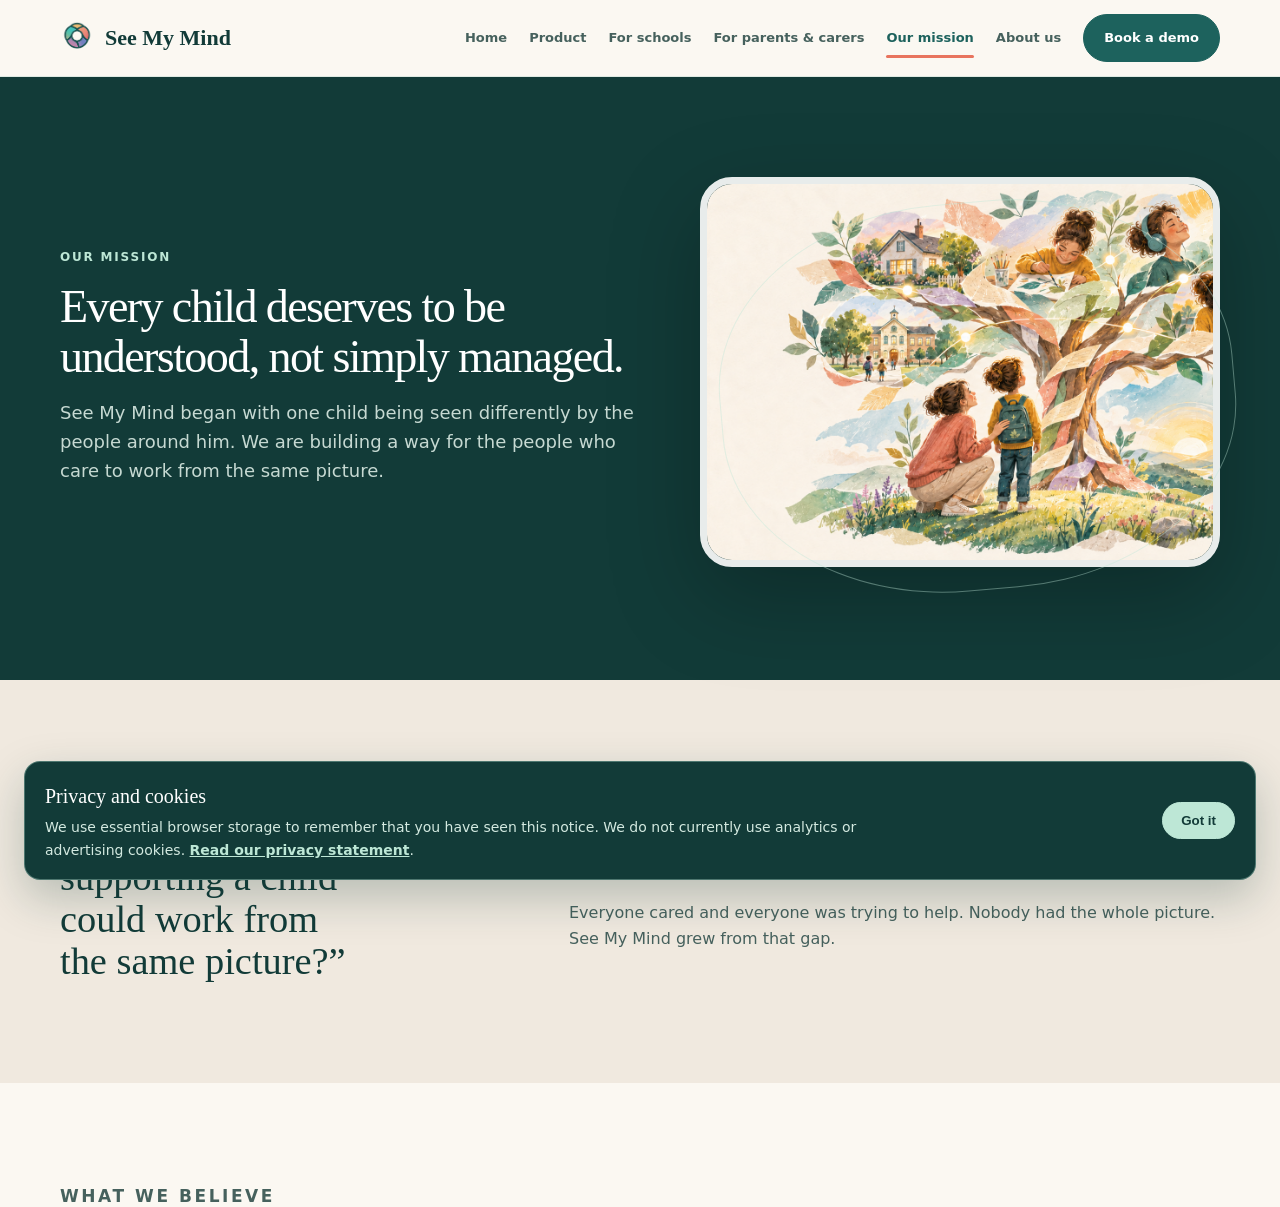
<file: website/our-approach.html>
<!doctype html><html lang="en-GB"><head><meta charset="utf-8"><meta http-equiv="refresh" content="0;url=our-mission.html"><link rel="canonical" href="our-mission.html"><title>Our approach - See My Mind</title></head><body><p>Our approach has moved to <a href="our-mission.html">Our mission</a>.</p></body></html>
</file>
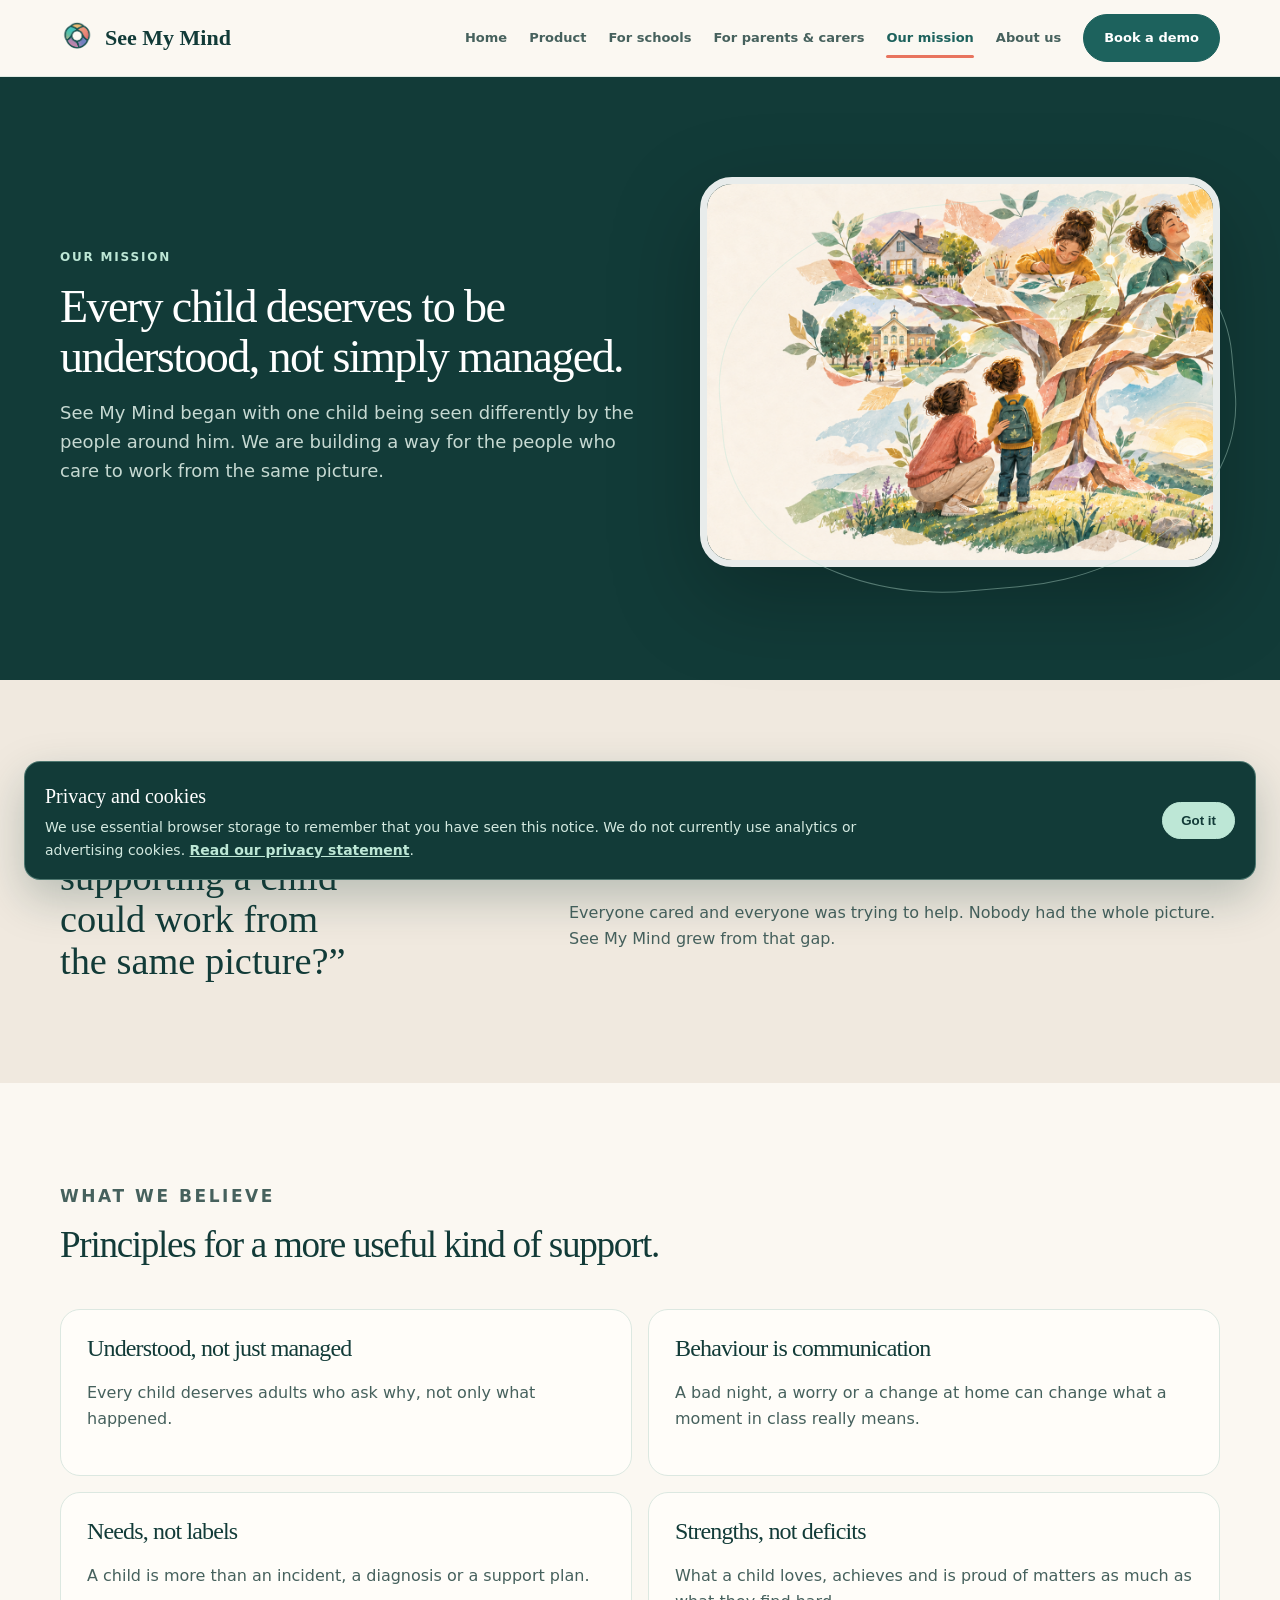
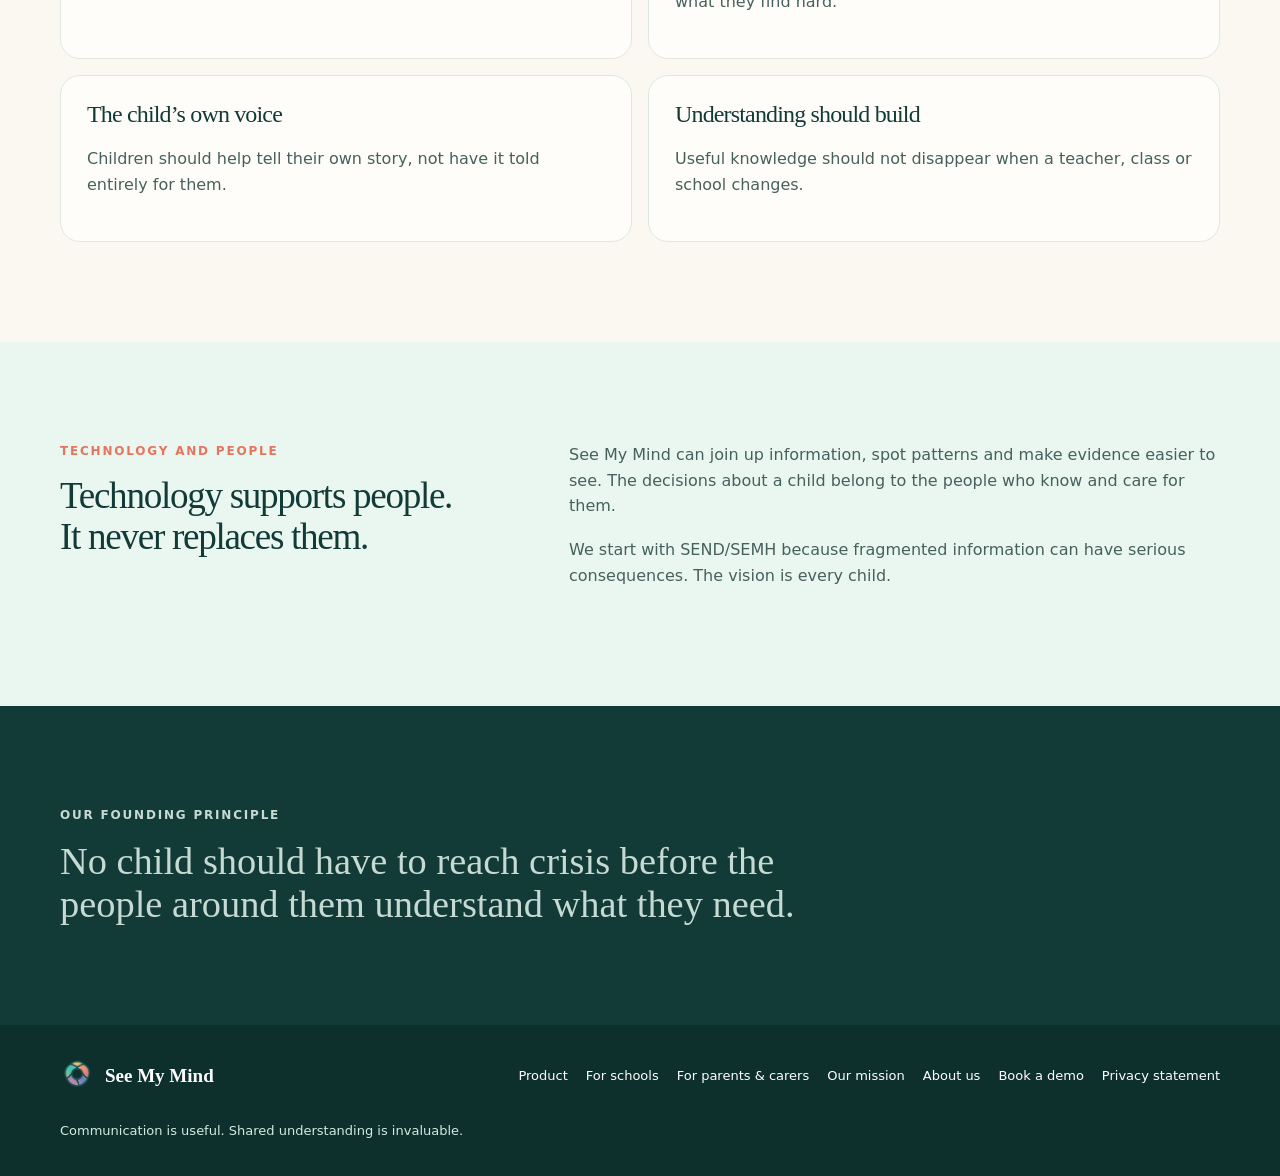
<file: website/our-mission.html>
<!doctype html><html lang="en-GB"><head><meta charset="utf-8"><meta name="viewport" content="width=device-width,initial-scale=1"><meta name="description" content="Why See My Mind exists and the principles behind it."><link rel="icon" href="assets/logo-mark-outlined.png"><title>Our mission - See My Mind</title><link rel="stylesheet" href="site.css"></head><body>
<header class="site-header"><div class="wrap nav"><a class="brand" href="index.html">See My Mind</a><nav class="site-nav" aria-label="Main navigation"><a href="index.html">Home</a><a href="product.html">Product</a><a href="for-schools.html">For schools</a><a href="for-parents.html">For parents &amp; carers</a><a class="active" href="our-mission.html">Our mission</a><a href="about-us.html">About us</a><a class="button" href="book-a-demo.html">Book a demo</a></nav><button class="menu" aria-label="Open menu">☰</button></div></header>
<main><section class="hero"><div class="wrap"><p class="eyebrow">Our mission</p><h1>Every child deserves to be understood, not simply managed.</h1><p class="lead">See My Mind began with one child being seen differently by the people around him. We are building a way for the people who care to work from the same picture.</p></div></section>
<section class="warm"><div class="wrap split"><div><p class="eyebrow">The beginning</p><p class="quote">“What if everyone supporting a child could work from the same picture?”</p></div><div class="muted"><p>Shy founded See My Mind after seeing her own child experience many of the same challenges Luca represents &mdash; being understood differently at home and at school. She knew what helped, but that understanding did not always reach the people who needed it.</p><p>Everyone cared and everyone was trying to help. Nobody had the whole picture. See My Mind grew from that gap.</p></div></div></section>
<section><div class="wrap"><div class="section-head"><p class="eyebrow">What we believe</p><h2>Principles for a more useful kind of support.</h2></div><div class="grid two"><article class="card"><h3>Understood, not just managed</h3><p>Every child deserves adults who ask why, not only what happened.</p></article><article class="card"><h3>Behaviour is communication</h3><p>A bad night, a worry or a change at home can change what a moment in class really means.</p></article><article class="card"><h3>Needs, not labels</h3><p>A child is more than an incident, a diagnosis or a support plan.</p></article><article class="card"><h3>Strengths, not deficits</h3><p>What a child loves, achieves and is proud of matters as much as what they find hard.</p></article><article class="card"><h3>The child’s own voice</h3><p>Children should help tell their own story, not have it told entirely for them.</p></article><article class="card"><h3>Understanding should build</h3><p>Useful knowledge should not disappear when a teacher, class or school changes.</p></article></div></div></section>
<section class="tint"><div class="wrap split"><div><p class="eyebrow">Technology and people</p><h2>Technology supports people. It never replaces them.</h2></div><div class="muted"><p>See My Mind can join up information, spot patterns and make evidence easier to see. The decisions about a child belong to the people who know and care for them.</p><p>We start with SEND/SEMH because fragmented information can have serious consequences. The vision is every child.</p></div></div></section>
<section class="dark"><div class="wrap"><p class="eyebrow">Our founding principle</p><p class="quote">No child should have to reach crisis before the people around them understand what they need.</p></div></section></main>
<footer><div class="wrap footer-row"><a class="brand" href="index.html">See My Mind</a><div class="footer-links"><a href="product.html">Product</a><a href="for-schools.html">For schools</a><a href="for-parents.html">For parents &amp; carers</a><a href="our-mission.html">Our mission</a><a href="about-us.html">About us</a><a href="book-a-demo.html">Book a demo</a></div><p class="footer-tagline">Communication is useful. Shared understanding is invaluable.</p></div></footer></body></html>
<script src="site.js" defer></script>
</file>
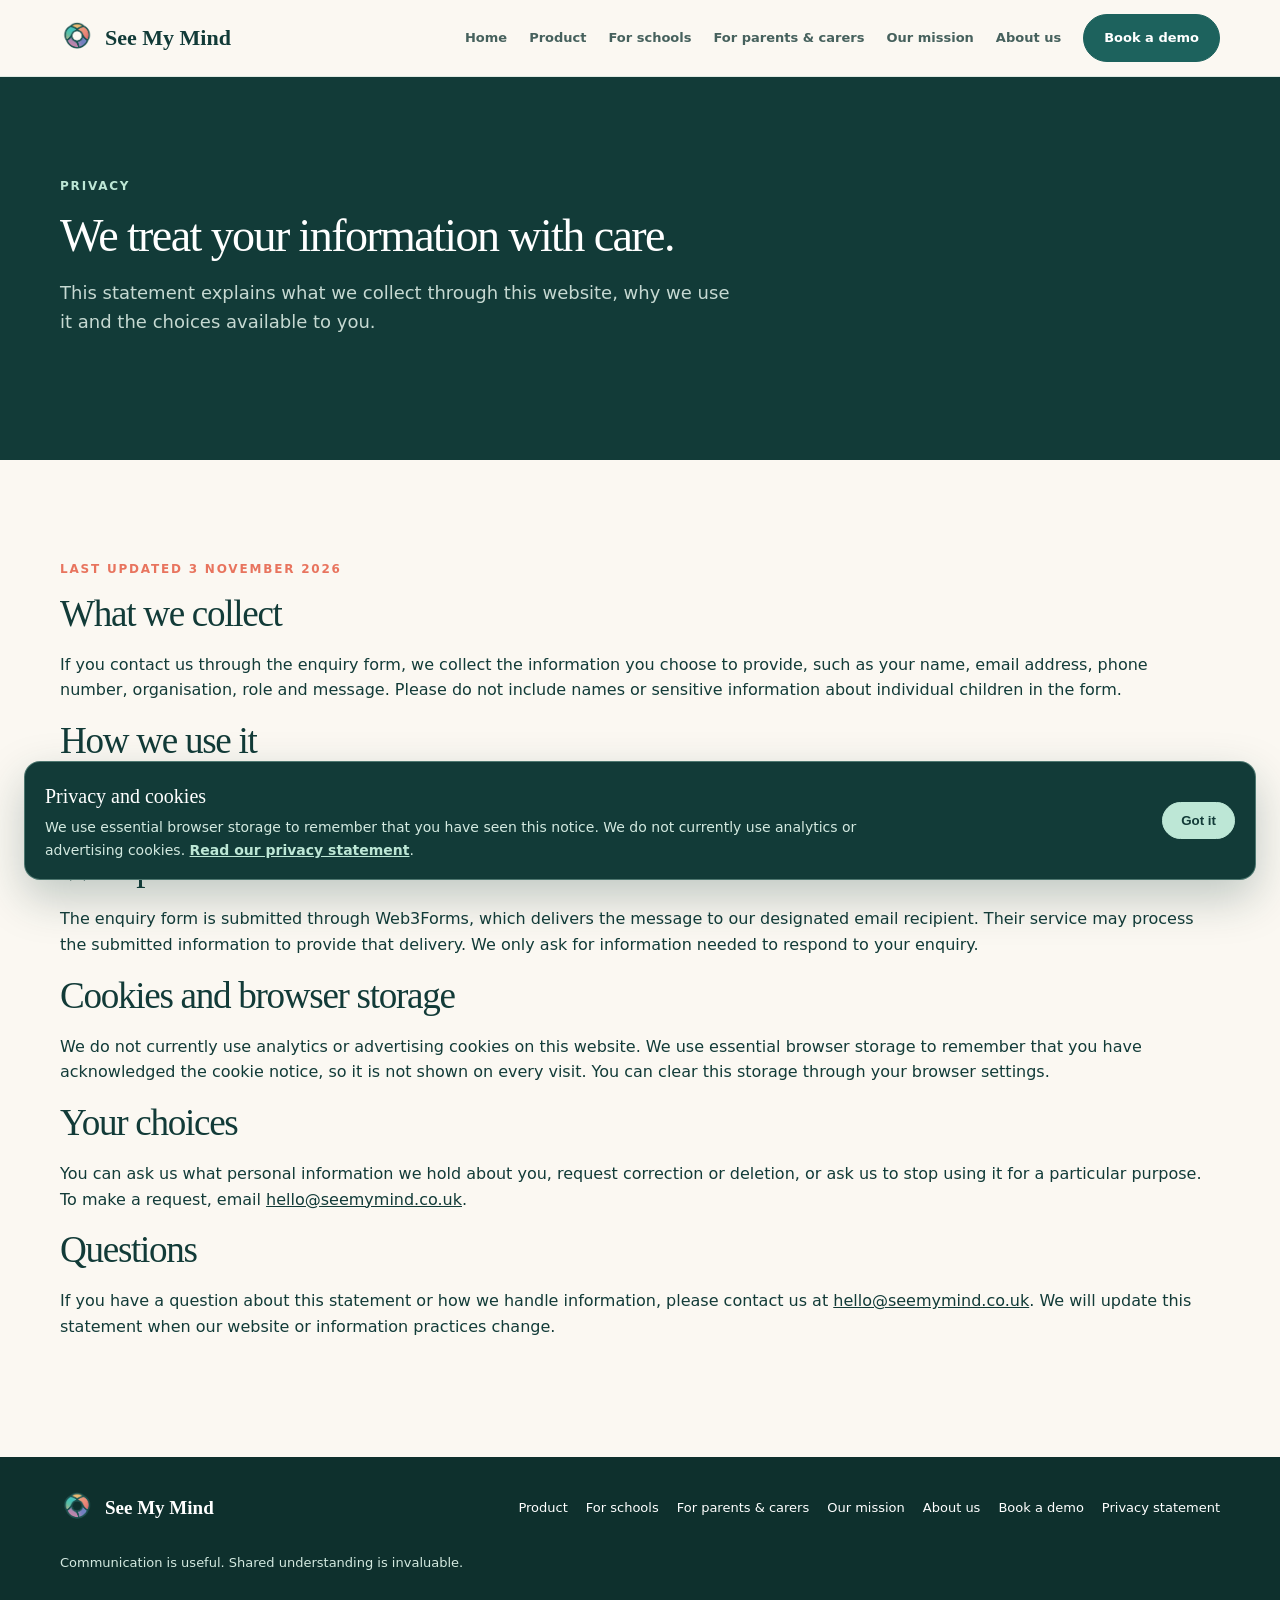
<file: website/privacy.html>
<!doctype html><html lang="en-GB"><head><meta charset="utf-8"><meta name="viewport" content="width=device-width,initial-scale=1"><meta name="description" content="See My Mind privacy statement and cookie information."><link rel="icon" href="assets/logo-mark-outlined.png"><title>Privacy statement - See My Mind</title><link rel="stylesheet" href="site.css"></head><body>
<header class="site-header"><div class="wrap nav"><a class="brand" href="index.html">See My Mind</a><nav class="site-nav" aria-label="Main navigation"><a href="index.html">Home</a><a href="product.html">Product</a><a href="for-schools.html">For schools</a><a href="for-parents.html">For parents &amp; carers</a><a href="our-mission.html">Our mission</a><a href="about-us.html">About us</a><a class="button" href="book-a-demo.html">Book a demo</a></nav><button class="menu" aria-label="Open menu">☰</button></div></header>
<main><section class="hero"><div class="wrap"><p class="eyebrow">Privacy</p><h1>We treat your information with care.</h1><p class="lead">This statement explains what we collect through this website, why we use it and the choices available to you.</p></div></section>
<section><div class="wrap policy"><p class="eyebrow">Last updated 3 November 2026</p><h2>What we collect</h2><p>If you contact us through the enquiry form, we collect the information you choose to provide, such as your name, email address, phone number, organisation, role and message. Please do not include names or sensitive information about individual children in the form.</p><h2>How we use it</h2><p>We use enquiry information to respond to you, arrange a conversation and understand how people want to explore See My Mind. We do not sell your personal information.</p><h2>Who processes it</h2><p>The enquiry form is submitted through Web3Forms, which delivers the message to our designated email recipient. Their service may process the submitted information to provide that delivery. We only ask for information needed to respond to your enquiry.</p><h2>Cookies and browser storage</h2><p>We do not currently use analytics or advertising cookies on this website. We use essential browser storage to remember that you have acknowledged the cookie notice, so it is not shown on every visit. You can clear this storage through your browser settings.</p><h2>Your choices</h2><p>You can ask us what personal information we hold about you, request correction or deletion, or ask us to stop using it for a particular purpose. To make a request, email <a href="mailto:hello@seemymind.co.uk">hello@seemymind.co.uk</a>.</p><h2>Questions</h2><p>If you have a question about this statement or how we handle information, please contact us at <a href="mailto:hello@seemymind.co.uk">hello@seemymind.co.uk</a>. We will update this statement when our website or information practices change.</p></div></section></main>
<footer><div class="wrap footer-row"><a class="brand" href="index.html">See My Mind</a><div class="footer-links"><a href="product.html">Product</a><a href="for-schools.html">For schools</a><a href="for-parents.html">For parents &amp; carers</a><a href="our-mission.html">Our mission</a><a href="about-us.html">About us</a><a href="book-a-demo.html">Book a demo</a></div><p class="footer-tagline">Communication is useful. Shared understanding is invaluable.</p></div></footer><script src="site.js" defer></script></body></html>
</file>
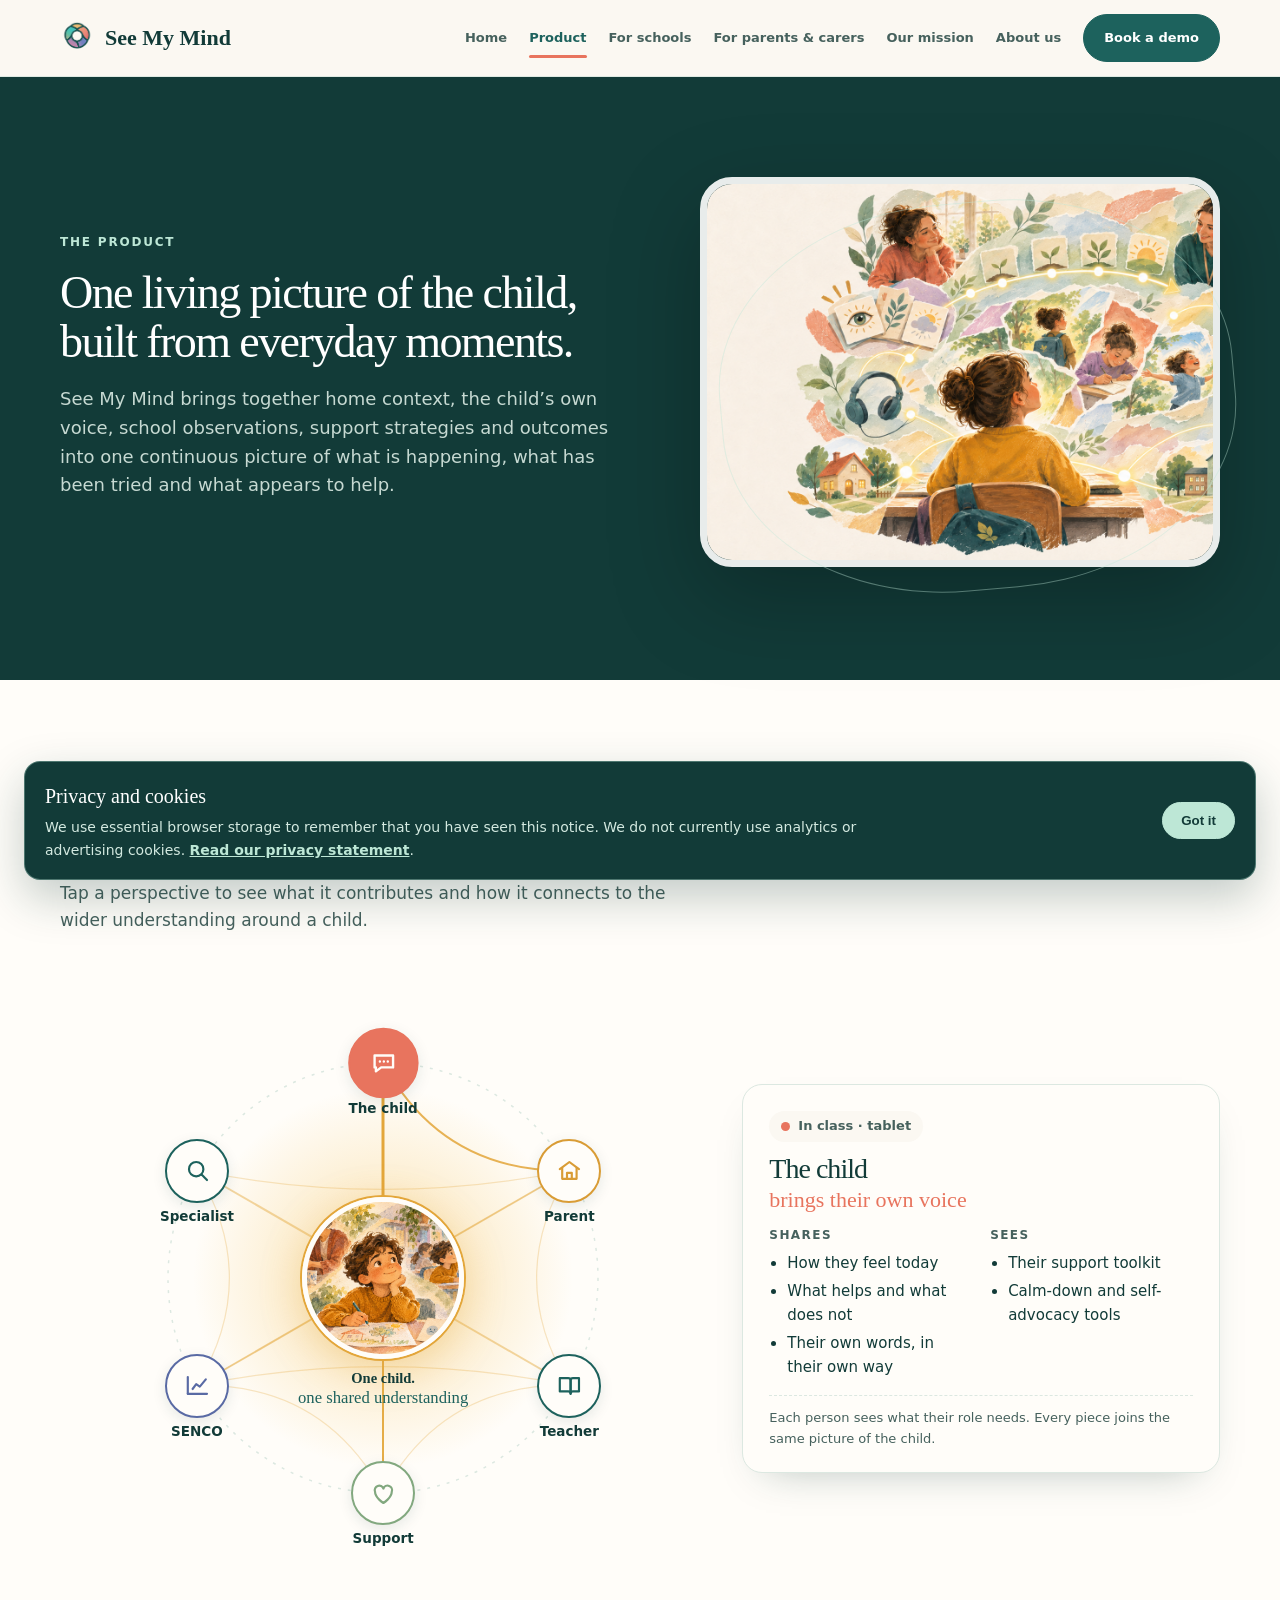
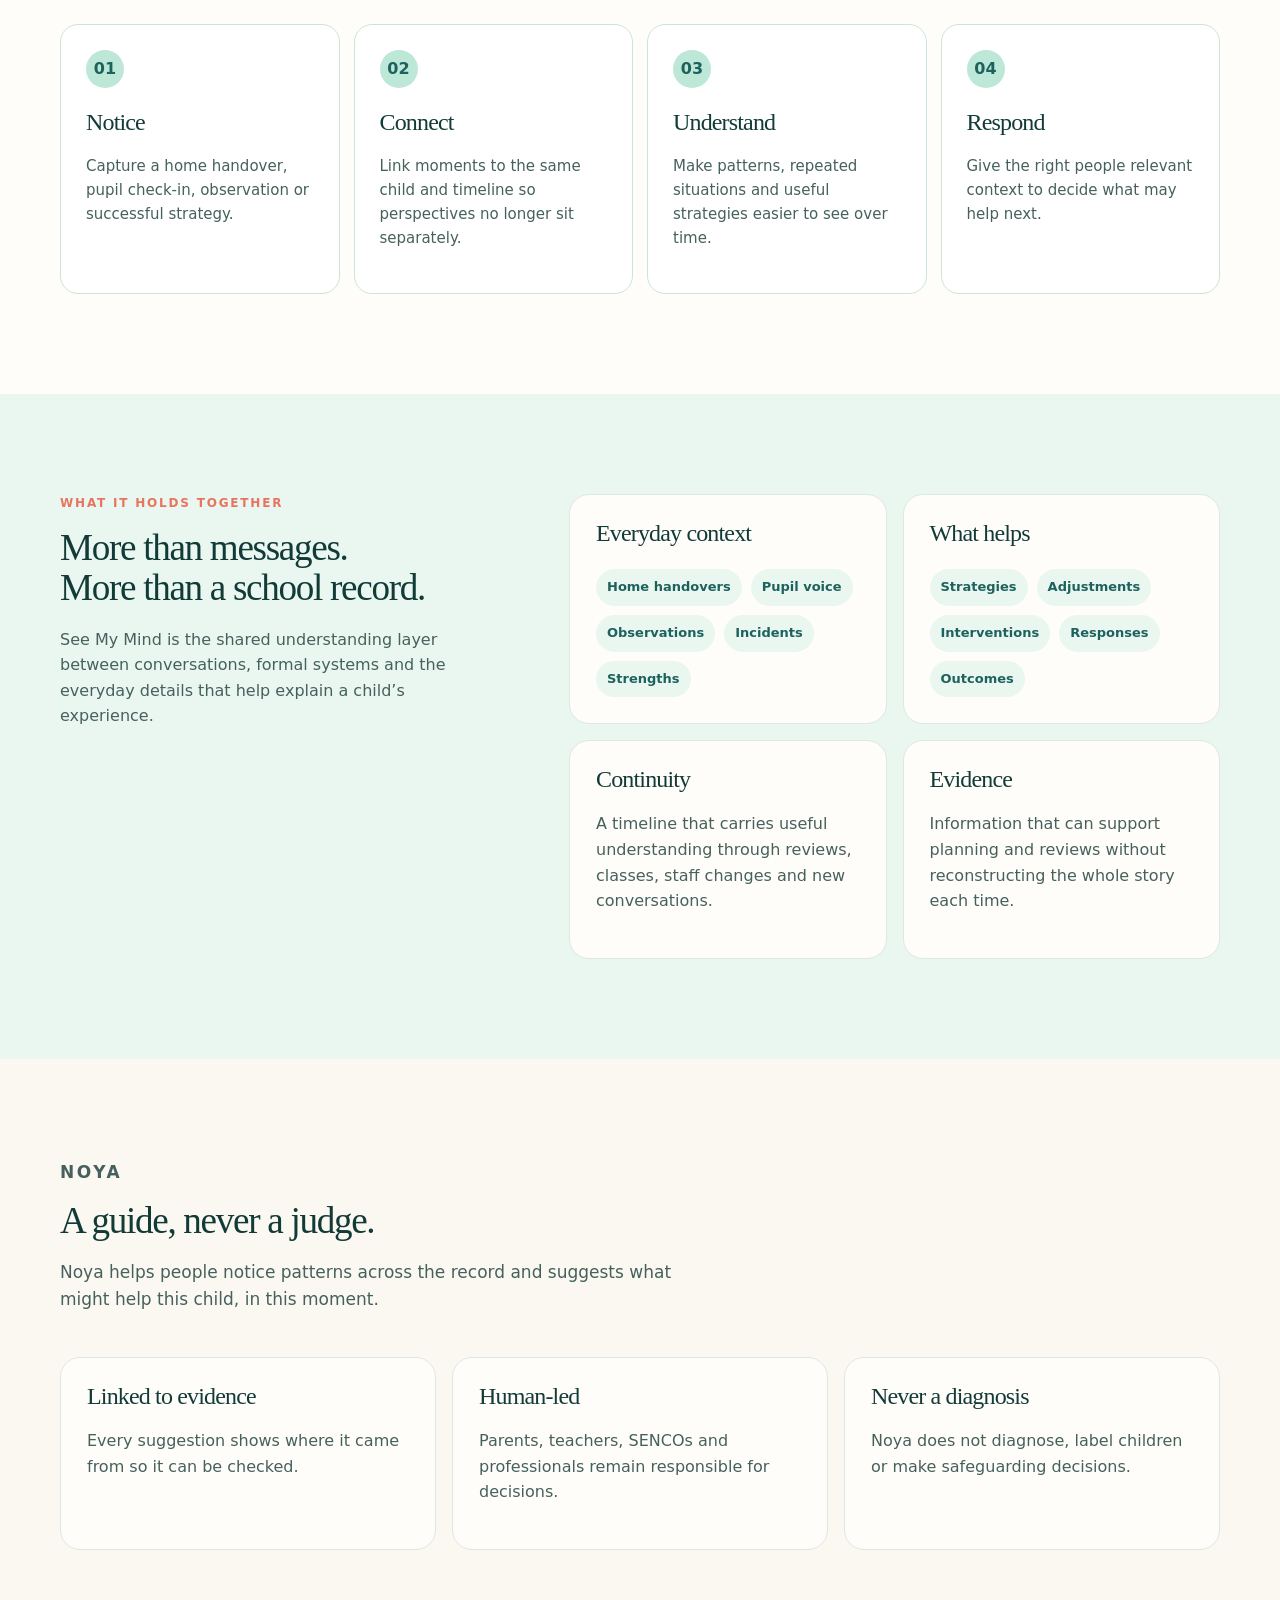
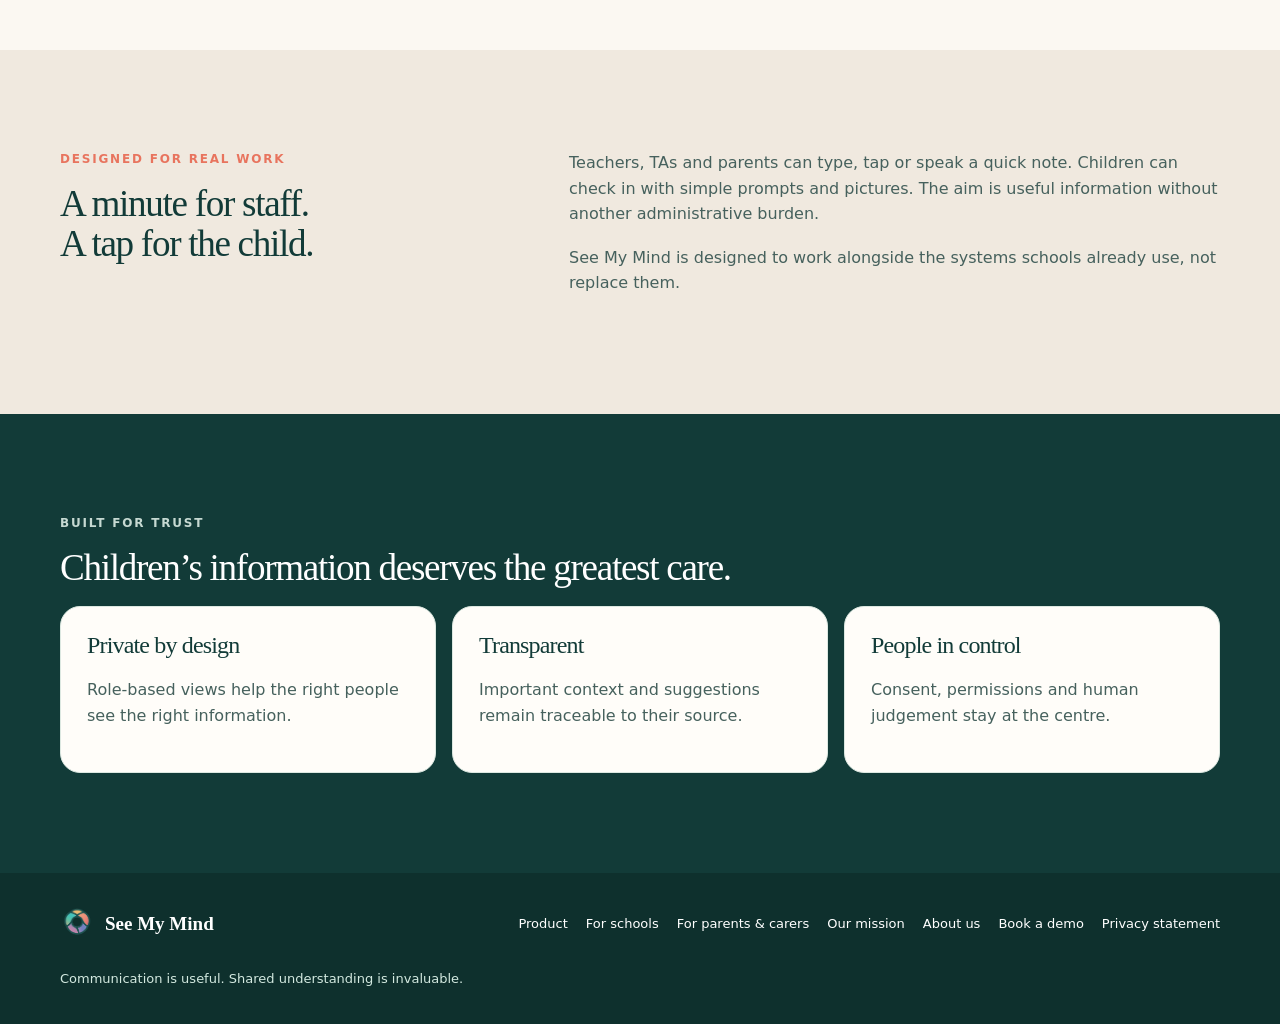
<file: website/product.html>
<!doctype html><html lang="en-GB"><head><meta charset="utf-8"><meta name="viewport" content="width=device-width,initial-scale=1"><meta name="description" content="How See My Mind builds a shared picture around each child."><link rel="icon" href="assets/logo-mark-outlined.png"><title>Product - See My Mind</title><link rel="stylesheet" href="site.css"></head><body>
<header class="site-header"><div class="wrap nav"><a class="brand" href="index.html">See My Mind</a><nav class="site-nav" aria-label="Main navigation"><a href="index.html">Home</a><a class="active" href="product.html">Product</a><a href="for-schools.html">For schools</a><a href="for-parents.html">For parents &amp; carers</a><a href="our-mission.html">Our mission</a><a href="about-us.html">About us</a><a class="button" href="book-a-demo.html">Book a demo</a></nav><button class="menu" aria-label="Open menu">☰</button></div></header>
<main><section class="hero"><div class="wrap"><p class="eyebrow">The product</p><h1>One living picture of the child, built from everyday moments.</h1><p class="lead">See My Mind brings together home context, the child’s own voice, school observations, support strategies and outcomes into one continuous picture of what is happening, what has been tried and what appears to help.</p></div></section>
<section class="ecosystem-section"><div class="wrap"><div class="section-head"><p class="eyebrow">How See My Mind works</p><h2>One child. Many perspectives. One shared picture.</h2><p>Tap a perspective to see what it contributes and how it connects to the wider understanding around a child.</p></div><div class="ecosystem-stage"><div class="ecosystem-visual" id="product-ecosystem" aria-label="Interactive ecosystem showing the perspectives that contribute to a child&rsquo;s shared picture"><svg viewBox="0 0 600 600" aria-hidden="true"><defs><radialGradient id="ecosystem-glow"><stop offset="0" stop-color="#f6c86a" stop-opacity=".55"></stop><stop offset="1" stop-color="#f6c86a" stop-opacity="0"></stop></radialGradient></defs><circle class="ecosystem-halo" cx="300" cy="300" r="190"></circle><circle class="ecosystem-ring" cx="300" cy="300" r="215"></circle><g id="ecosystem-chords"></g><g id="ecosystem-spokes"></g><g id="ecosystem-pulses"></g></svg><div class="ecosystem-hub"><img src="assets/luca-whole-picture.png" alt="Illustration of a child at the centre of connected perspectives"></div><div class="ecosystem-hub-label">One child.<span>one shared understanding</span></div></div><article class="ecosystem-detail" id="ecosystem-detail" aria-live="polite"></article></div><div class="ecosystem-flow"><article class="step"><div class="number">01</div><h3>Notice</h3><p>Capture a home handover, pupil check-in, observation or successful strategy.</p></article><article class="step"><div class="number">02</div><h3>Connect</h3><p>Link moments to the same child and timeline so perspectives no longer sit separately.</p></article><article class="step"><div class="number">03</div><h3>Understand</h3><p>Make patterns, repeated situations and useful strategies easier to see over time.</p></article><article class="step"><div class="number">04</div><h3>Respond</h3><p>Give the right people relevant context to decide what may help next.</p></article></div></div></section>
<section class="tint"><div class="wrap split"><div><p class="eyebrow">What it holds together</p><h2>More than messages. More than a school record.</h2><p class="muted">See My Mind is the shared understanding layer between conversations, formal systems and the everyday details that help explain a child’s experience.</p></div><div class="grid two"><article class="card"><h3>Everyday context</h3><div class="pill-list"><span class="pill">Home handovers</span><span class="pill">Pupil voice</span><span class="pill">Observations</span><span class="pill">Incidents</span><span class="pill">Strengths</span></div></article><article class="card"><h3>What helps</h3><div class="pill-list"><span class="pill">Strategies</span><span class="pill">Adjustments</span><span class="pill">Interventions</span><span class="pill">Responses</span><span class="pill">Outcomes</span></div></article><article class="card"><h3>Continuity</h3><p>A timeline that carries useful understanding through reviews, classes, staff changes and new conversations.</p></article><article class="card"><h3>Evidence</h3><p>Information that can support planning and reviews without reconstructing the whole story each time.</p></article></div></div></section>
<section><div class="wrap"><div class="section-head"><p class="eyebrow">Noya</p><h2>A guide, never a judge.</h2><p>Noya helps people notice patterns across the record and suggests what might help this child, in this moment.</p></div><div class="grid"><article class="card"><h3>Linked to evidence</h3><p>Every suggestion shows where it came from so it can be checked.</p></article><article class="card"><h3>Human-led</h3><p>Parents, teachers, SENCOs and professionals remain responsible for decisions.</p></article><article class="card"><h3>Never a diagnosis</h3><p>Noya does not diagnose, label children or make safeguarding decisions.</p></article></div></div></section>
<section class="warm"><div class="wrap split"><div><p class="eyebrow">Designed for real work</p><h2>A minute for staff. A tap for the child.</h2></div><div class="muted"><p>Teachers, TAs and parents can type, tap or speak a quick note. Children can check in with simple prompts and pictures. The aim is useful information without another administrative burden.</p><p>See My Mind is designed to work alongside the systems schools already use, not replace them.</p></div></div></section>
<section class="dark"><div class="wrap"><p class="eyebrow">Built for trust</p><h2>Children’s information deserves the greatest care.</h2><div class="grid"><article class="card"><h3>Private by design</h3><p>Role-based views help the right people see the right information.</p></article><article class="card"><h3>Transparent</h3><p>Important context and suggestions remain traceable to their source.</p></article><article class="card"><h3>People in control</h3><p>Consent, permissions and human judgement stay at the centre.</p></article></div></div></section></main>
<footer><div class="wrap footer-row"><a class="brand" href="index.html">See My Mind</a><div class="footer-links"><a href="product.html">Product</a><a href="for-schools.html">For schools</a><a href="for-parents.html">For parents &amp; carers</a><a href="our-mission.html">Our mission</a><a href="about-us.html">About us</a><a href="book-a-demo.html">Book a demo</a></div><p class="footer-tagline">Communication is useful. Shared understanding is invaluable.</p></div></footer></body></html>
<script src="site.js" defer></script>
</file>
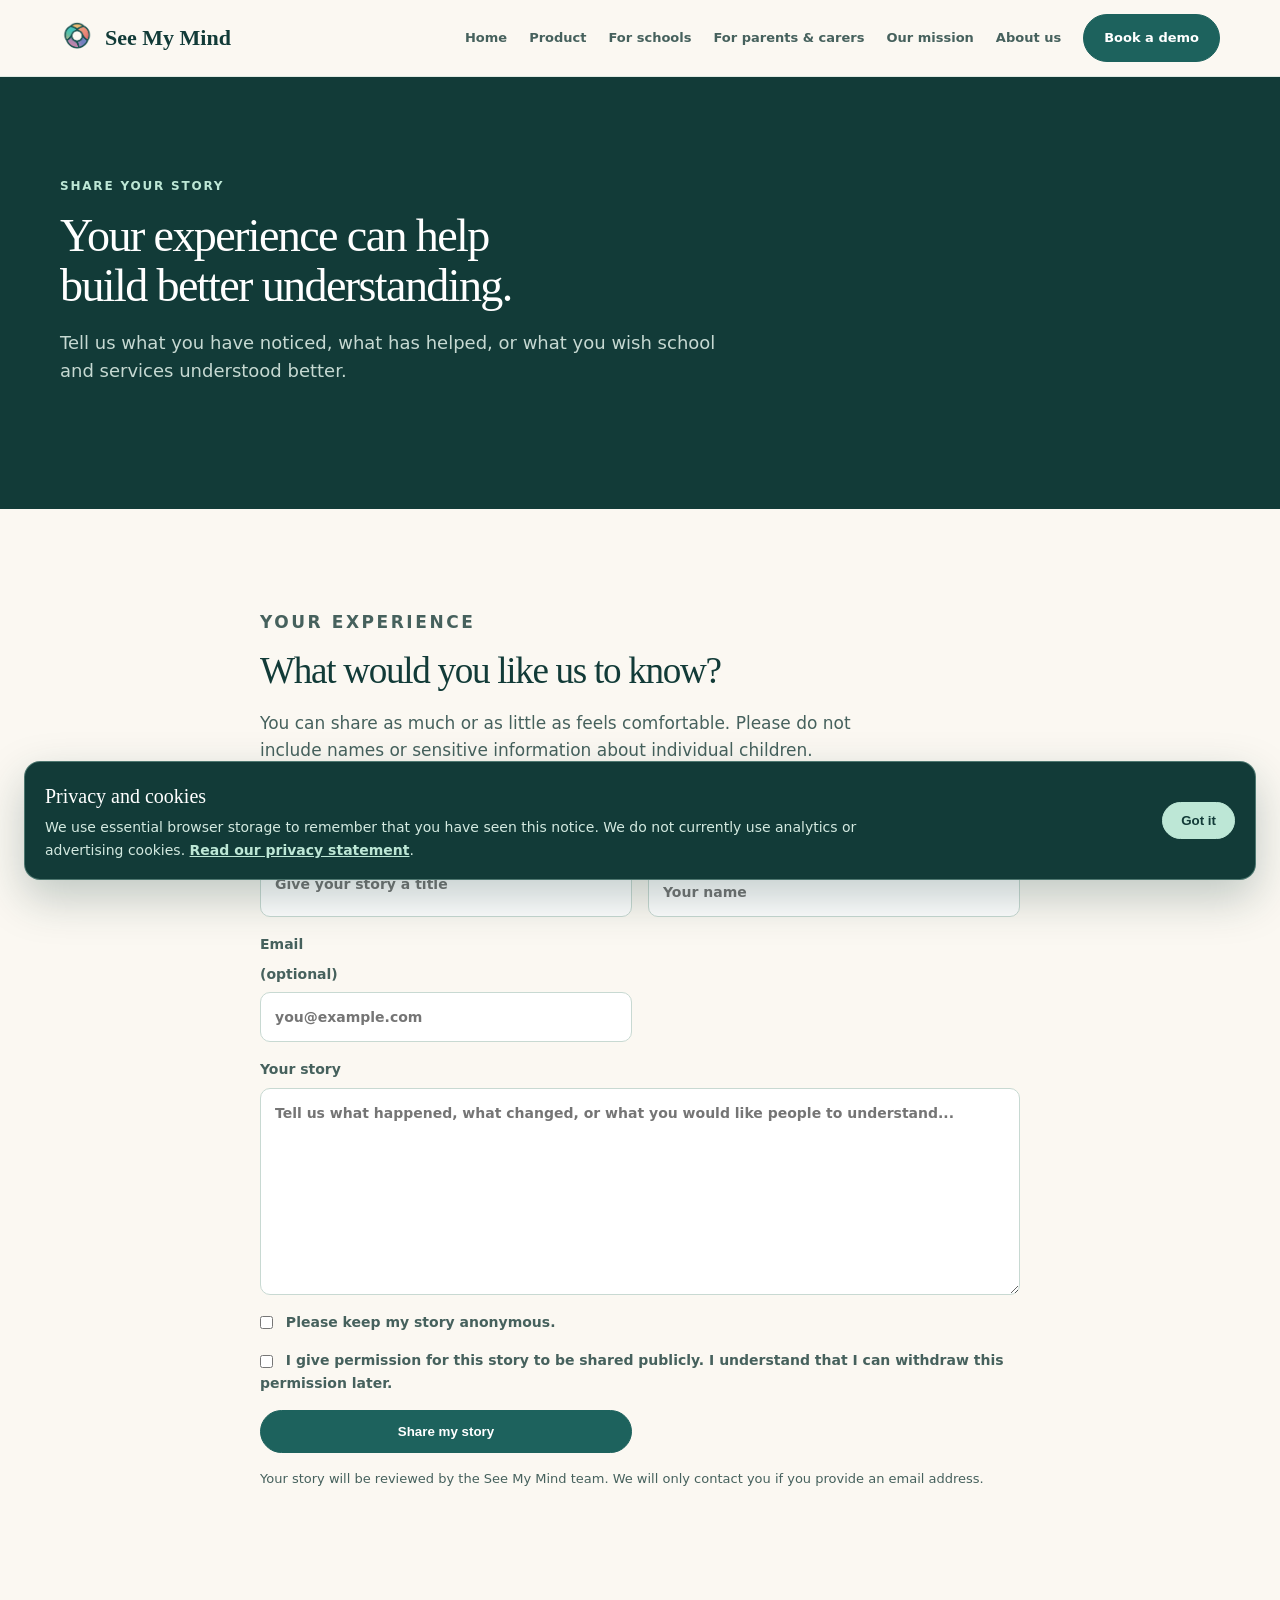
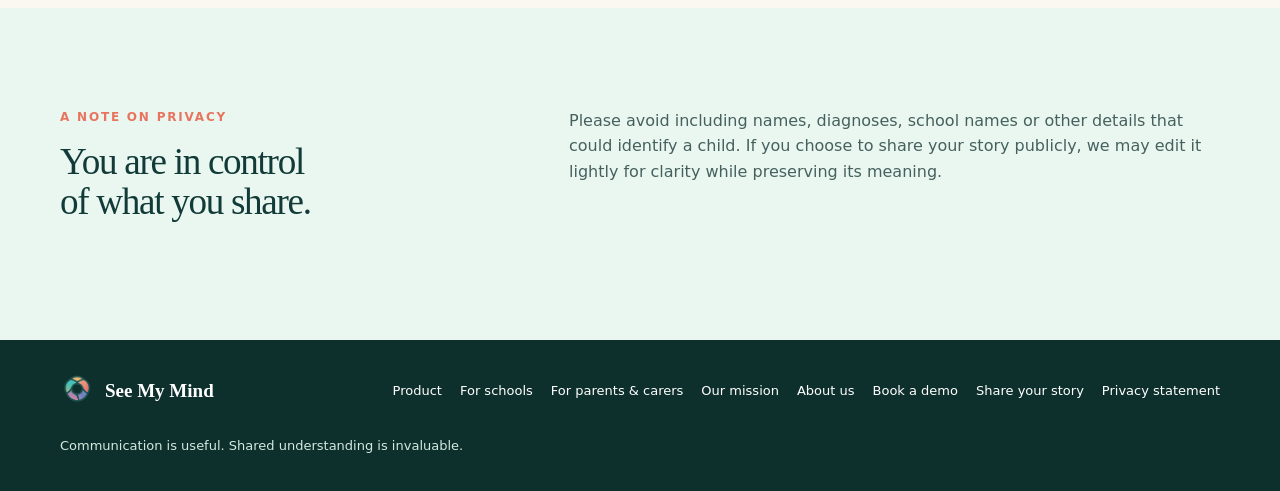
<file: website/share-your-story.html>
<!doctype html><html lang="en-GB"><head><meta charset="utf-8"><meta name="viewport" content="width=device-width,initial-scale=1"><meta name="description" content="Share your experience with See My Mind."><link rel="icon" href="assets/logo-mark-outlined.png"><title>Share your story - See My Mind</title><link rel="stylesheet" href="site.css"></head><body>
<header class="site-header"><div class="wrap nav"><a class="brand" href="index.html">See My Mind</a><nav class="site-nav" aria-label="Main navigation"><a href="index.html">Home</a><a href="product.html">Product</a><a href="for-schools.html">For schools</a><a href="for-parents.html">For parents &amp; carers</a><a href="our-mission.html">Our mission</a><a href="about-us.html">About us</a><a class="button" href="book-a-demo.html">Book a demo</a></nav><button class="menu" aria-label="Open menu">☰</button></div></header>
<main><section class="hero"><div class="wrap"><p class="eyebrow">Share your story</p><h1>Your experience can help build better understanding.</h1><p class="lead">Tell us what you have noticed, what has helped, or what you wish school and services understood better.</p></div></section>
<section><div class="wrap form-wrap"><div class="section-head"><p class="eyebrow">Your experience</p><h2>What would you like us to know?</h2><p>You can share as much or as little as feels comfortable. Please do not include names or sensitive information about individual children.</p></div><p class="form-status" id="form-status" role="status" hidden></p><form class="form" id="story-form" action="https://api.web3forms.com/submit" method="POST"><input type="hidden" name="access_key" value="b545b16c-d376-4564-9a16-3ef083f72308"><input type="hidden" name="subject" value="New story submission"><input type="hidden" name="from_name" value="See My Mind story form"><input type="checkbox" name="botcheck" style="display:none"><label>Story title<input name="story_title" placeholder="Give your story a title" required></label><label>Your name <span>(optional)</span><input name="name" autocomplete="name" placeholder="Your name"></label><label>Email <span>(optional)</span><input name="email" type="email" autocomplete="email" placeholder="you@example.com"></label><label class="full">Your story<textarea name="story" rows="8" placeholder="Tell us what happened, what changed, or what you would like people to understand..." required></textarea></label><label class="full"><span><input name="anonymous" type="checkbox" value="Yes"> Please keep my story anonymous.</span></label><label class="full"><span><input name="permission_to_share" type="checkbox" value="Yes" required> I give permission for this story to be shared publicly. I understand that I can withdraw this permission later.</span></label><button class="button" id="submit-button" type="submit">Share my story</button></form><p class="form-note">Your story will be reviewed by the See My Mind team. We will only contact you if you provide an email address.</p></div></section>
<section class="tint"><div class="wrap split"><div><p class="eyebrow">A note on privacy</p><h2>You are in control of what you share.</h2></div><div class="muted"><p>Please avoid including names, diagnoses, school names or other details that could identify a child. If you choose to share your story publicly, we may edit it lightly for clarity while preserving its meaning.</p></div></div></section></main>
<footer><div class="wrap footer-row"><a class="brand" href="index.html">See My Mind</a><div class="footer-links"><a href="product.html">Product</a><a href="for-schools.html">For schools</a><a href="for-parents.html">For parents &amp; carers</a><a href="our-mission.html">Our mission</a><a href="about-us.html">About us</a><a href="book-a-demo.html">Book a demo</a><a href="share-your-story.html">Share your story</a></div><p class="footer-tagline">Communication is useful. Shared understanding is invaluable.</p></div></footer><script src="site.js" defer></script><script>const storyForm=document.getElementById('story-form');const formStatus=document.getElementById('form-status');const submitButton=document.getElementById('submit-button');storyForm.addEventListener('submit',async(event)=>{event.preventDefault();submitButton.disabled=true;submitButton.textContent='Sending story...';formStatus.hidden=true;try{const response=await fetch(storyForm.action,{method:'POST',body:new FormData(storyForm),headers:{Accept:'application/json'}});const result=await response.json();if(!response.ok||!result.success)throw new Error(result.message||'Submission failed');formStatus.textContent='Thank you - your story has been sent.';formStatus.className='form-status success';formStatus.hidden=false;storyForm.reset()}catch(error){formStatus.textContent='We could not send your story. Please try again or email hello@seemymind.co.uk directly.';formStatus.className='form-status error';formStatus.hidden=false}finally{submitButton.disabled=false;submitButton.textContent='Share my story'}});</script></body></html>
</file>
<file: website/site.css>
:root{--ink:#123b38;--ink-soft:#46615d;--teal:#1d625d;--mint:#bde7d6;--mint-wash:#eaf7f1;--coral:#e8745e;--coral-wash:#fff0eb;--cream:#fbf8f2;--paper:#fffdf9;--line:#dce8e1;--serif:Georgia,"Times New Roman",serif;--sans:Inter,ui-sans-serif,system-ui,-apple-system,"Segoe UI",sans-serif;--shadow:0 22px 65px rgba(18,59,56,.12)}
*{box-sizing:border-box}html{scroll-behavior:smooth}body{margin:0;background:var(--cream);color:var(--ink);font-family:var(--sans);line-height:1.6}a{color:inherit}.wrap{width:min(1160px,calc(100% - 48px));margin:0 auto}.eyebrow{margin:0 0 15px;color:var(--coral);font-size:12px;font-weight:800;letter-spacing:.15em;text-transform:uppercase}h1,h2,h3{font-family:var(--serif);font-weight:500;letter-spacing:-.035em;line-height:1.08;margin:0 0 18px}h1{max-width:820px;font-size:clamp(38px,5vw,64px)}h2{font-size:clamp(30px,3.8vw,48px)}h3{font-size:24px}p{margin:0 0 18px}.lead{max-width:680px;color:var(--ink-soft);font-size:20px}.muted{color:var(--ink-soft)}.button{display:inline-flex;align-items:center;justify-content:center;gap:9px;padding:13px 20px;border:1px solid var(--teal);border-radius:999px;background:var(--teal);color:#fff;font-weight:800;text-decoration:none}.button:hover{background:#164c48}.button.secondary{background:transparent;color:var(--teal)}.button.secondary:hover{background:var(--mint-wash)}header.site-header{position:sticky;top:0;z-index:10;border-bottom:1px solid rgba(220,232,225,.9);background:rgba(251,248,242,.94);backdrop-filter:blur(15px)}.nav{display:flex;align-items:center;justify-content:space-between;min-height:76px;gap:24px}.brand{display:inline-flex;align-items:center;gap:11px;font:700 22px var(--serif);text-decoration:none;white-space:nowrap}.brand:before{content:"";display:inline-block;width:34px;height:34px;background:url('assets/logo-mark.png') center/contain no-repeat}.site-nav{display:flex;align-items:center;gap:22px;color:var(--ink-soft);font-size:13px;font-weight:700}.site-nav a{text-decoration:none}.site-nav a:hover,.site-nav a.active{color:var(--teal)}.menu{display:none;border:0;background:none;color:var(--ink);font-size:25px}.hero{padding:100px 0 105px;background:var(--ink);color:#fff}.hero .eyebrow{color:var(--mint)}.hero .lead{color:#c6d9d2}.hero-grid{display:grid;grid-template-columns:1.05fr .95fr;gap:65px;align-items:center}.hero-art{position:relative;min-height:390px}.hero-art img{width:100%;height:390px;object-fit:cover;border:7px solid rgba(255,255,255,.9);border-radius:32px;box-shadow:0 30px 90px rgba(0,0,0,.25)}.hero-art:before{content:"";position:absolute;inset:25px -15px -15px 20px;border:1px solid rgba(189,231,214,.4);border-radius:45%;transform:rotate(-5deg)}section{padding:100px 0}.section-head{max-width:730px;margin-bottom:44px}.section-head p{max-width:650px;color:var(--ink-soft);font-size:18px}.grid{display:grid;grid-template-columns:repeat(3,1fr);gap:16px}.grid.two{grid-template-columns:repeat(2,1fr)}.card{padding:26px;border:1px solid var(--line);border-radius:20px;background:var(--paper)}.card p,.card li{color:var(--ink-soft)}.card ul{margin:16px 0 0;padding:0;list-style:none}.card li{padding:8px 0;border-top:1px solid var(--line)}.card li:before{content:"→";margin-right:8px;color:var(--coral);font-weight:900}.tint{background:var(--mint-wash)}.warm{background:#f0e9df}.dark{background:var(--ink);color:#fff}.dark .muted,.dark p{color:#c6d9d2}.quote{max-width:850px;margin:0;font:500 clamp(33px,4.5vw,60px)/1.1 var(--serif)}.quote em{color:var(--coral)}.stats{display:grid;grid-template-columns:repeat(3,1fr);gap:1px;margin-top:38px;border:1px solid var(--line);background:var(--line)}.stat{padding:25px;background:var(--paper)}.stat strong{display:block;color:var(--teal);font:500 43px var(--serif)}.stat span{color:var(--ink-soft);font-size:14px}.timeline{display:grid;grid-template-columns:repeat(4,1fr);gap:14px}.step{padding:25px;border-radius:18px;background:#fff;border:1px solid #cce5d8}.step .number{display:grid;place-items:center;width:38px;height:38px;margin-bottom:22px;border-radius:50%;background:var(--mint);color:var(--teal);font-weight:900}.step p{color:var(--ink-soft);font-size:15px}.role-card{min-height:230px}.role-card strong{display:block;margin-bottom:13px;color:var(--coral);font-size:12px;letter-spacing:.1em;text-transform:uppercase}.pill-list{display:flex;flex-wrap:wrap;gap:9px;margin-top:22px}.pill{padding:8px 11px;border-radius:999px;background:var(--mint-wash);color:var(--teal);font-size:13px;font-weight:700}.split{display:grid;grid-template-columns:.8fr 1.2fr;gap:75px;align-items:start}.principles{display:grid;gap:14px}.principle{display:grid;grid-template-columns:45px 1fr;gap:16px;padding:22px;border:1px solid var(--line);border-radius:18px;background:var(--paper)}.principle .number{display:grid;place-items:center;width:38px;height:38px;border-radius:50%;background:var(--mint);color:var(--teal);font-weight:900}.principle p{color:var(--ink-soft);font-size:15px}.cta{padding:80px 0;background:var(--teal);color:#fff}.cta p{max-width:650px;color:#d3e9e0}.cta .eyebrow{color:var(--mint)}.form-wrap{max-width:760px}.form{display:grid;grid-template-columns:1fr 1fr;gap:16px}.form label{display:grid;gap:7px;color:var(--ink-soft);font-size:14px;font-weight:700}.form label.full{grid-column:1/-1}.form input,.form select,.form textarea{width:100%;padding:13px 14px;border:1px solid #c8d9d2;border-radius:10px;background:#fff;color:var(--ink);font:inherit}.form textarea{min-height:130px;resize:vertical}.form-note{margin-top:16px;color:var(--ink-soft);font-size:13px}.note{padding:18px 20px;border-left:4px solid var(--coral);background:var(--coral-wash);color:var(--ink-soft)}footer{padding:34px 0;background:#0e302d;color:#a9c3bb;font-size:13px}footer .brand{color:#fff;font-size:19px}footer .brand:before{background-image:url('assets/logo-mark-outlined.png')}footer .footer-row{display:flex;align-items:center;justify-content:space-between;gap:20px;flex-wrap:wrap}.footer-links{display:flex;flex-wrap:wrap;gap:18px}.footer-links a{color:#fff;text-decoration:none}.footer-links a:hover{color:var(--mint)}.footer-tagline{width:100%;margin:8px 0 0;color:#d3e9e0}
@media(max-width:820px){.wrap{width:min(100% - 32px,1160px)}.site-nav{display:flex;flex-wrap:wrap;justify-content:flex-end;gap:10px 15px;font-size:12px}.menu{display:none}.hero{padding:72px 0 80px}.hero-grid,.split{grid-template-columns:1fr;gap:38px}.hero-art{min-height:300px}.hero-art img{height:300px}.grid,.grid.two,.timeline,.stats{grid-template-columns:1fr 1fr}.form{grid-template-columns:1fr}.form label.full{grid-column:auto}.form-note{font-size:12px}}
@media(max-width:560px){.grid,.grid.two,.timeline,.stats{grid-template-columns:1fr}.stats{margin-top:25px}.stat{padding:20px}.hero-art{min-height:240px}.hero-art img{height:240px}section{padding:72px 0}.footer-row{align-items:flex-start!important;flex-direction:column}}
.dark .card{color:var(--ink)}.dark .card p,.dark .card li{color:var(--ink-soft)}
.team-grid{align-items:stretch}.team-card{display:flex;flex-direction:column;min-height:100%;padding:30px 28px 26px;border-color:#d5e4dd;background:linear-gradient(180deg,#fffdf9 0%,#f8fcf8 100%);box-shadow:0 14px 35px rgba(18,59,56,.06)}.team-card h3{margin-bottom:8px}.team-role{display:block;max-width:100%;margin-bottom:23px;color:var(--ink-soft);font-size:14px;font-weight:700;line-height:1.45}.team-role b{padding:0 5px;color:#9ab6ac;font-weight:500}.team-bio{padding-bottom:18px}.team-bio p{margin:0;color:var(--ink-soft)}.team-focus-copy{margin:18px 0 0;color:var(--ink-soft);font-size:15px}@media(max-width:820px){.team-card{padding:25px 22px}}
.form input[type="checkbox"]{width:auto;margin:0 8px 0 0;vertical-align:middle}
.form-status{margin:0 0 22px;padding:16px 18px;border-radius:10px;font-weight:700}.form-status.success{background:var(--mint-wash);color:var(--teal);border:1px solid #bde7d6}.form-status.error{background:var(--coral-wash);color:#9d3f2f;border:1px solid #f0b4a6}
.site-nav a.active:not(.button){position:relative;color:var(--teal)}.site-nav a.active:not(.button)::after{content:"";position:absolute;right:0;bottom:-10px;left:0;height:3px;border-radius:999px;background:var(--coral)}.site-nav a.button.active,.site-nav a.button.active:hover{color:#fff;background:var(--teal)}
@media(max-width:820px){.nav{position:relative;min-height:68px}.menu{display:grid;place-items:center;width:42px;height:42px;padding:0;border-radius:10px;cursor:pointer;font-size:28px}.site-nav{display:none;position:absolute;top:calc(100% + 1px);right:0;left:0;flex-direction:column;align-items:stretch;gap:4px;padding:12px;background:var(--cream);border:1px solid var(--line);border-top:0;box-shadow:0 16px 30px rgba(18,59,56,.14)}.site-nav.open{display:flex}.site-nav a{padding:10px 12px;border-radius:10px}.site-nav a.active:not(.button){background:var(--mint-wash)}.site-nav a.active:not(.button)::after{display:none}.site-nav .button{margin-top:4px;text-align:center}}
.cookie-banner{position:fixed;right:24px;bottom:20px;left:24px;z-index:20;display:flex;align-items:center;justify-content:space-between;gap:24px;padding:18px 20px;border:1px solid rgba(189,231,214,.35);border-radius:16px;background:var(--ink);color:#fff;box-shadow:0 18px 45px rgba(18,59,56,.25)}.cookie-banner strong{display:block;margin-bottom:4px;font-family:var(--serif);font-size:20px;font-weight:500}.cookie-banner p{max-width:820px;margin:0;color:#d3e9e0;font-size:14px}.cookie-banner a{color:var(--mint);font-weight:700}.cookie-banner .button{flex:0 0 auto;padding:10px 18px;background:var(--mint);border-color:var(--mint);color:var(--ink)}.cookie-banner .button:hover{background:#d8f2e5}
.luca-story{background:var(--mint-wash)}.luca-story .quote{max-width:430px}.luca-story .muted{max-width:650px}.luca-story strong{color:var(--teal)}
@media(max-width:560px){.cookie-banner{right:12px;bottom:12px;left:12px;align-items:stretch;flex-direction:column;gap:12px;padding:16px}.cookie-banner .button{width:100%}}
.home-video{padding:34px 0 0;background:var(--ink);color:#fff}.home-video-card{display:grid;grid-template-columns:.72fr 1.28fr;align-items:center;gap:36px;padding:24px;border:1px solid rgba(189,231,214,.3);border-radius:26px;background:#174b47;box-shadow:0 22px 65px rgba(18,59,56,.2)}.home-video-intro{padding:12px 8px 12px 12px}.home-video .eyebrow{color:var(--mint)}.home-video h2{max-width:360px;margin:0;font-size:clamp(26px,3vw,40px)}.home-video video{display:block;width:100%;max-height:430px;border-radius:16px;background:#0e302d;object-fit:cover}.home-video video:focus-visible{outline:3px solid var(--mint);outline-offset:4px}@media(max-width:820px){.home-video{padding-top:24px}.home-video-card{grid-template-columns:1fr;gap:20px;padding:16px;border-radius:20px}.home-video-intro{padding:8px 8px 0}.home-video h2{max-width:600px}.home-video video{max-height:none}}
.section-head{max-width:960px}.section-head p{font-size:17px}h1{font-size:clamp(30px,3.6vw,48px);text-wrap:balance}h2{font-size:clamp(25px,2.9vw,38px);text-wrap:balance}.quote{font-size:clamp(26px,3vw,42px);text-wrap:balance}.lead{font-size:18px}
.ecosystem-section{background:var(--paper)}.ecosystem-stage{display:grid;grid-template-columns:minmax(0,1.15fr) minmax(320px,.85fr);gap:36px;align-items:center}.ecosystem-visual{position:relative;width:100%;max-width:600px;aspect-ratio:1;margin:0 auto}.ecosystem-visual>svg{position:absolute;inset:0;width:100%;height:100%;overflow:visible}.ecosystem-ring{fill:none;stroke:var(--line);stroke-width:1.5;stroke-dasharray:3 7}.ecosystem-halo{fill:url(#ecosystem-glow)}.ecosystem-chord{fill:none;stroke:#e3a63a;stroke-width:1.2;opacity:.28;transition:opacity .3s,stroke-width .3s}.ecosystem-spoke{fill:none;stroke:#e3a63a;stroke-width:2;opacity:.45;transition:opacity .3s,stroke-width .3s}.ecosystem-spoke.on{opacity:1;stroke-width:3}.ecosystem-chord.on{opacity:.85;stroke-width:2}.ecosystem-pulse{fill:#e3a63a}.ecosystem-hub{position:absolute;left:50%;top:50%;width:27%;aspect-ratio:1;transform:translate(-50%,-50%);overflow:hidden;border:5px solid var(--paper);border-radius:50%;box-shadow:0 0 0 2px #e3a63a,0 10px 40px rgba(227,166,58,.35)}.ecosystem-hub img{width:100%;height:100%;object-fit:cover}.ecosystem-hub-label{position:absolute;left:50%;top:calc(50% + 15.5%);width:34%;transform:translateX(-50%);text-align:center;font-family:var(--serif);font-weight:700;font-size:clamp(11px,1.4vw,14.5px);line-height:1.1}.ecosystem-hub-label span{display:block;font-family:cursive;font-weight:500;font-size:1.15em;color:var(--teal);margin-top:2px}.ecosystem-node{--node-size:clamp(44px,9.5vw,64px);position:absolute;display:grid;justify-items:center;gap:6px;transform:translate(-50%,calc(var(--node-size) / -2));padding:0;border:0;background:none;color:var(--ink);cursor:pointer;font:inherit}.ecosystem-node .node-dot{display:grid;place-items:center;width:var(--node-size);aspect-ratio:1;border:2px solid var(--node-color);border-radius:50%;background:var(--paper);box-shadow:0 4px 14px rgba(18,59,56,.1);transition:transform .25s,background .25s}.ecosystem-node svg{width:48%;height:48%;stroke:var(--node-color);fill:none;stroke-width:1.8;stroke-linecap:round;stroke-linejoin:round}.ecosystem-node .node-label{max-width:11ch;font-size:clamp(11px,1.35vw,13.5px);font-weight:700;line-height:1.15;text-align:center}.ecosystem-node:hover .node-dot{transform:scale(1.07)}.ecosystem-node[aria-pressed=true] .node-dot{transform:scale(1.1);background:var(--node-color)}.ecosystem-node[aria-pressed=true] svg{stroke:var(--paper)}.ecosystem-node:focus-visible{outline:none}.ecosystem-node:focus-visible .node-dot{outline:3px solid var(--teal);outline-offset:3px}.ecosystem-detail{min-width:0;padding:26px 26px 22px;border:1px solid var(--line);border-radius:20px;background:var(--card,#fffdf9);box-shadow:0 18px 40px -24px rgba(18,59,56,.35)}.ecosystem-detail .detail-where{display:inline-flex;align-items:center;gap:8px;padding:5px 12px;border-radius:999px;background:var(--cream);color:var(--ink-soft);font-size:13px;font-weight:600}.ecosystem-detail .detail-where i{width:9px;height:9px;border-radius:50%;background:var(--detail-color)}.ecosystem-detail h3{margin:12px 0 4px;font-size:28px}.ecosystem-detail .detail-tag{margin:0 0 14px;color:var(--detail-color);font:500 22px/1.1 cursive}.ecosystem-cols{display:grid;grid-template-columns:1fr 1fr;gap:18px}.ecosystem-cols h4{margin:0 0 6px;color:var(--ink-soft);font-size:12px;letter-spacing:.12em;text-transform:uppercase}.ecosystem-cols ul{display:grid;gap:4px;margin:0;padding-left:18px;font-size:15px}.ecosystem-detail .detail-hint{margin:16px 0 0;padding-top:12px;border-top:1px dashed var(--line);color:var(--ink-soft);font-size:13px}.ecosystem-flow{display:grid;grid-template-columns:repeat(4,1fr);gap:14px;margin-top:46px}@media(max-width:900px){.ecosystem-stage{grid-template-columns:1fr}.ecosystem-flow{grid-template-columns:repeat(2,1fr)}}@media(max-width:560px){.ecosystem-cols{grid-template-columns:1fr}.ecosystem-flow{grid-template-columns:1fr}.ecosystem-detail{padding:20px}.ecosystem-node .node-label{max-width:9ch}}
</file>
